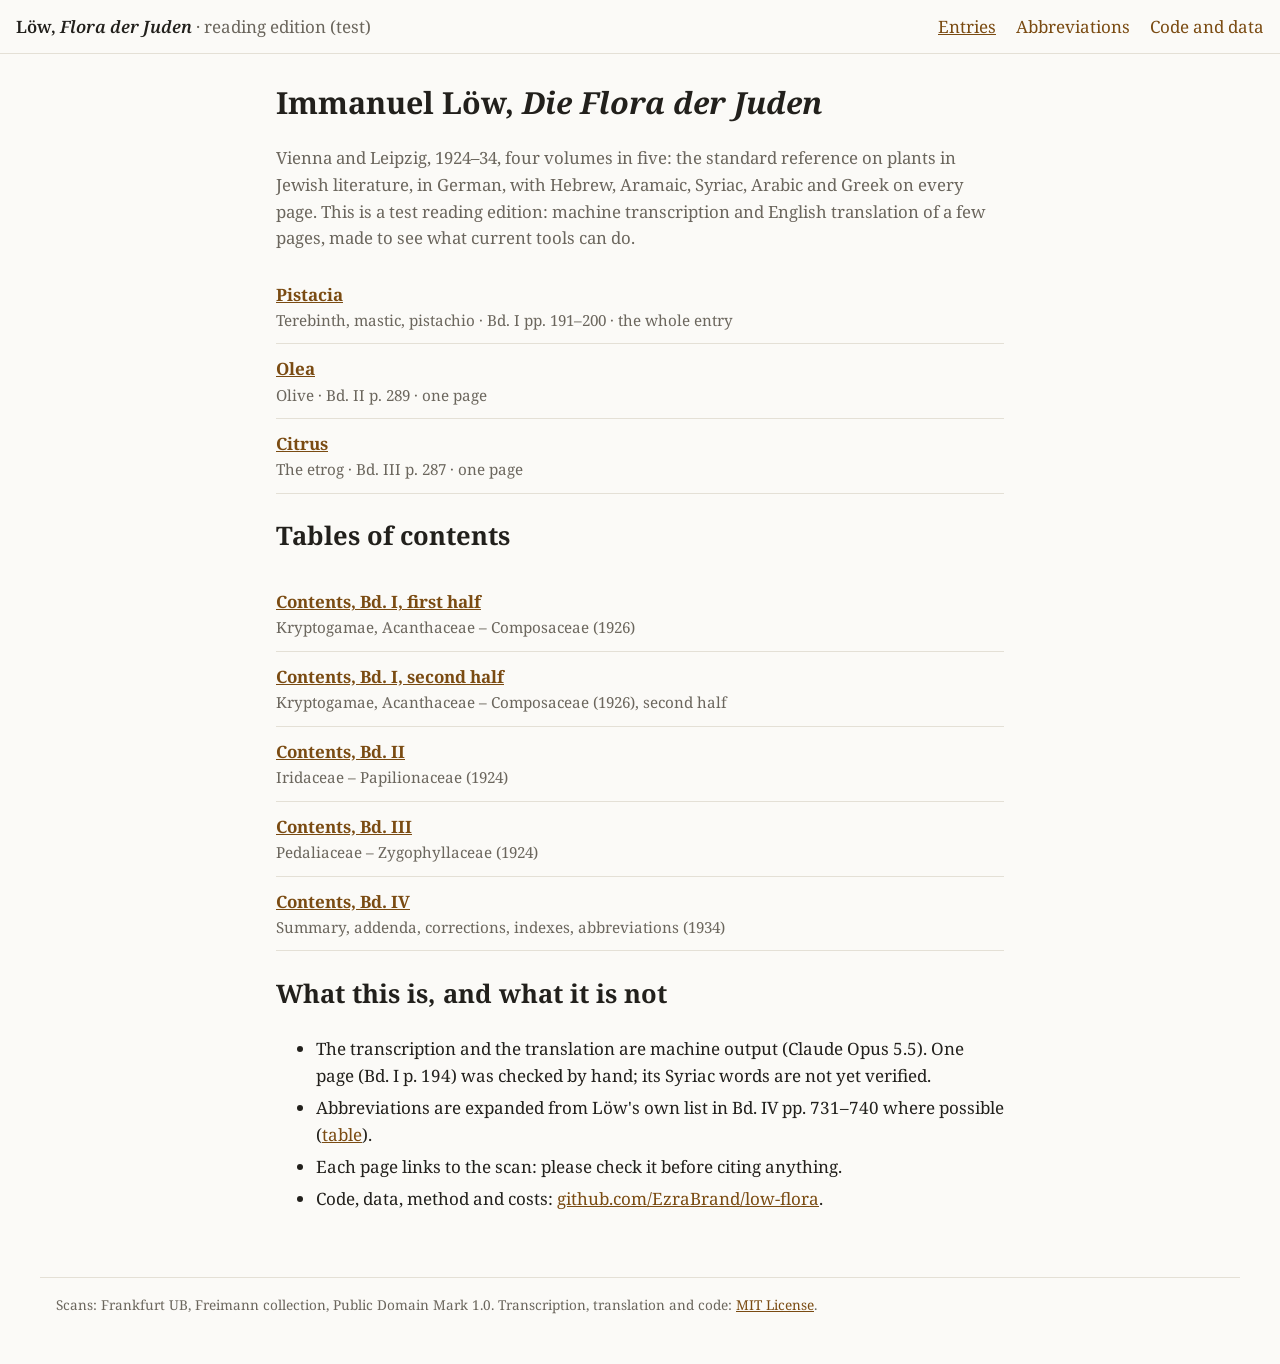
<file: docs/index.html>
<!doctype html>
<html lang="en">
<head>
<meta charset="utf-8">
<meta name="viewport" content="width=device-width, initial-scale=1">
<title>Löw, Flora der Juden · reading edition</title>
<meta name="description" content="Machine transcription and English translation of pages of Immanuel Löw, Die Flora der Juden">
<link rel="preconnect" href="https://fonts.googleapis.com">
<link rel="preconnect" href="https://fonts.gstatic.com" crossorigin>
<link rel="stylesheet" href="https://fonts.googleapis.com/css2?family=Noto+Serif:ital,wght@0,400;0,600;1,400&family=Noto+Serif+Hebrew&family=Noto+Sans+Syriac&family=Noto+Naskh+Arabic&display=swap">
<link rel="stylesheet" href="style.css">
</head>
<body>
<header class="site"><a class="brand" href="index.html">Löw, <i>Flora der Juden</i> <span>· reading edition (test)</span></a><nav><a href="index.html" aria-current=page>Entries</a> <a href="abbreviations.html">Abbreviations</a> <a href="https://github.com/EzraBrand/low-flora">Code and data</a></nav></header>
<main class="index">
<h1>Immanuel Löw, <i>Die Flora der Juden</i></h1>
<p class="lede">Vienna and Leipzig, 1924–34, four volumes in five: the standard reference on plants in
Jewish literature, in German, with Hebrew, Aramaic, Syriac, Arabic and Greek on every page.
This is a test reading edition: machine transcription and English translation of a few
pages, made to see what current tools can do.</p>
<ul class="docs"><li><a href="pistacia.html"><strong>Pistacia</strong></a><span>Terebinth, mastic, pistachio · Bd. I pp. 191–200 · the whole entry</span></li><li><a href="olea-II-289.html"><strong>Olea</strong></a><span>Olive · Bd. II p. 289 · one page</span></li><li><a href="citrus-III-287.html"><strong>Citrus</strong></a><span>The etrog · Bd. III p. 287 · one page</span></li></ul><h2>Tables of contents</h2><ul class="docs"><li><a href="contents-I-1.html"><strong>Contents, Bd. I, first half</strong></a><span>Kryptogamae, Acanthaceae – Composaceae (1926)</span></li><li><a href="contents-I-2.html"><strong>Contents, Bd. I, second half</strong></a><span>Kryptogamae, Acanthaceae – Composaceae (1926), second half</span></li><li><a href="contents-II.html"><strong>Contents, Bd. II</strong></a><span>Iridaceae – Papilionaceae (1924)</span></li><li><a href="contents-III.html"><strong>Contents, Bd. III</strong></a><span>Pedaliaceae – Zygophyllaceae (1924)</span></li><li><a href="contents-IV.html"><strong>Contents, Bd. IV</strong></a><span>Summary, addenda, corrections, indexes, abbreviations (1934)</span></li></ul>
<h2>What this is, and what it is not</h2>
<ul class="plain">
<li>The transcription and the translation are machine output (Claude Opus 5.5). One page (Bd. I p. 194)
was checked by hand; its Syriac words are not yet verified.</li>
<li>Abbreviations are expanded from Löw's own list in Bd. IV pp. 731–740 where possible
(<a href="abbreviations.html">table</a>).</li>
<li>Each page links to the scan: please check it before citing anything.</li>
<li>Code, data, method and costs: <a href="https://github.com/EzraBrand/low-flora">github.com/EzraBrand/low-flora</a>.</li>
</ul>
</main>
<footer>Scans: Frankfurt UB, Freimann collection, Public Domain Mark 1.0. Transcription, translation and code: <a href="https://github.com/EzraBrand/low-flora/blob/main/LICENSE">MIT License</a>.</footer>
<script src="app.js"></script>
</body>
</html>
</file>
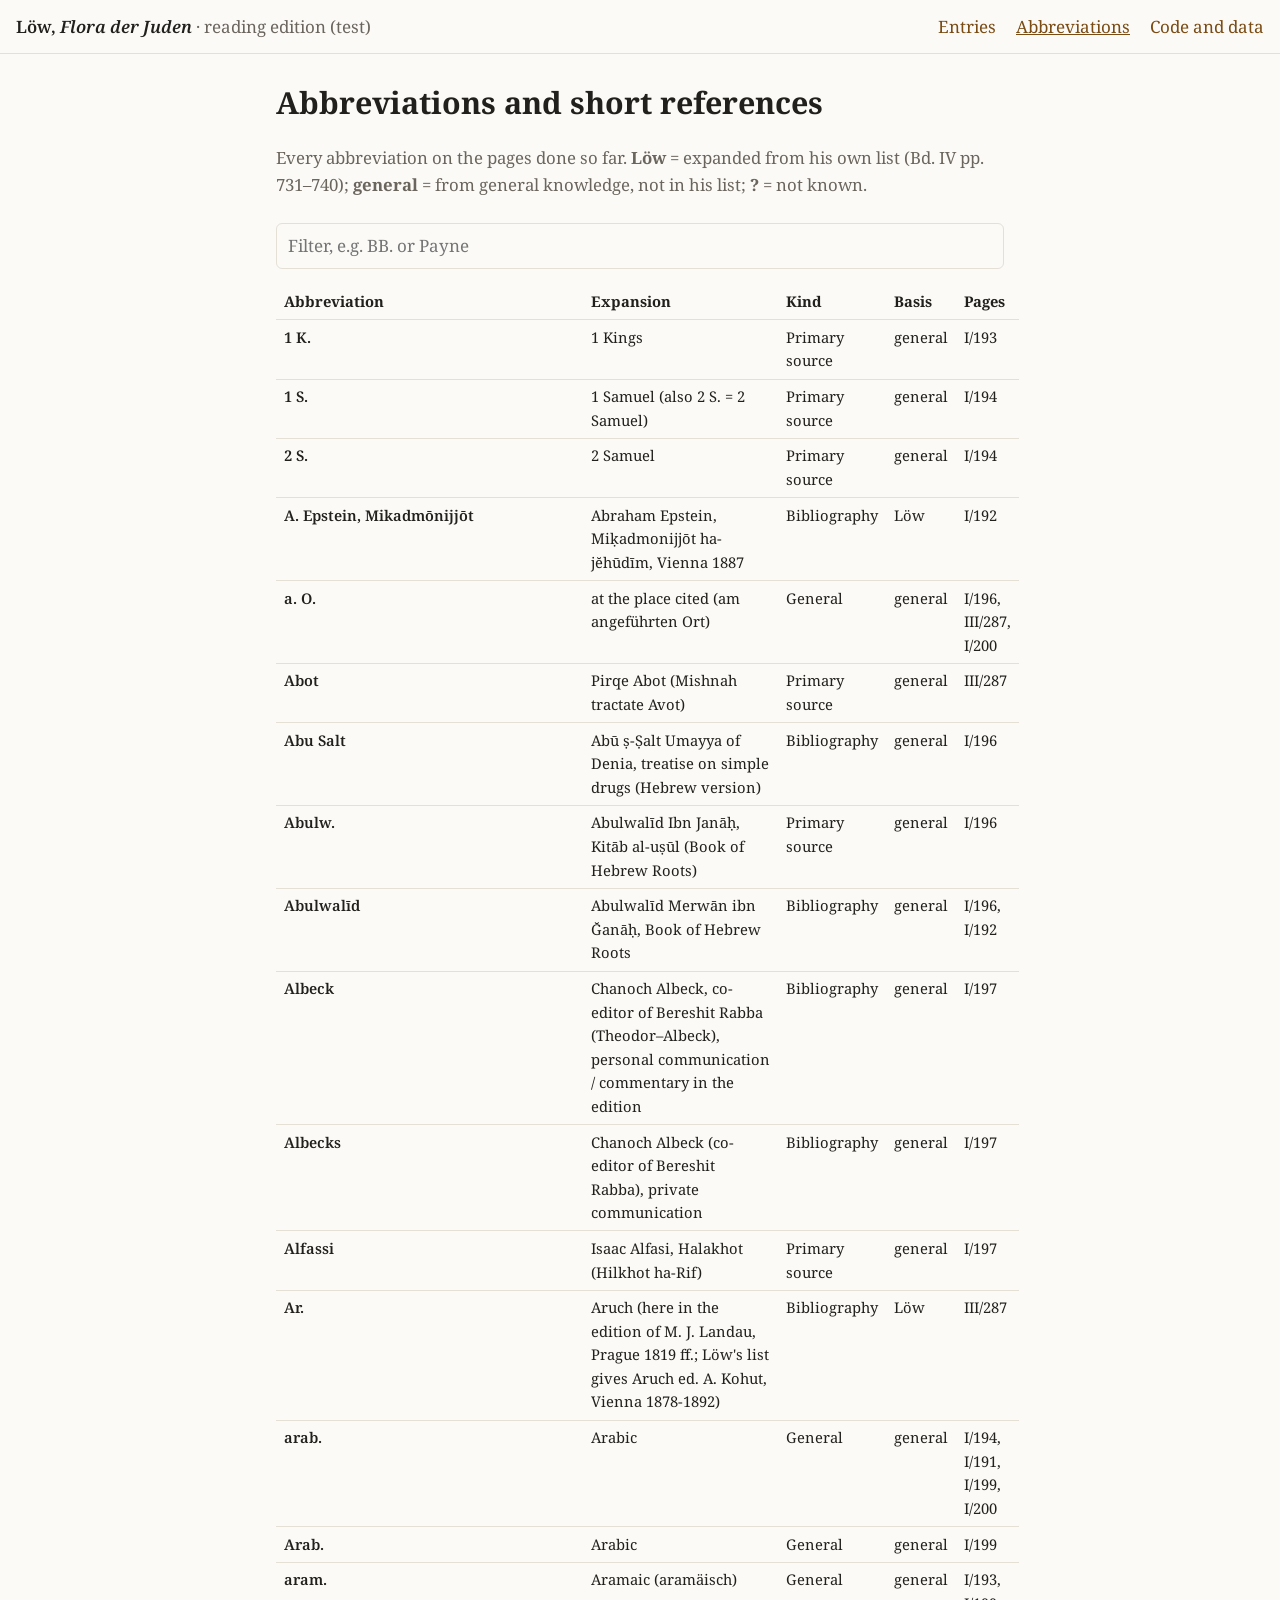
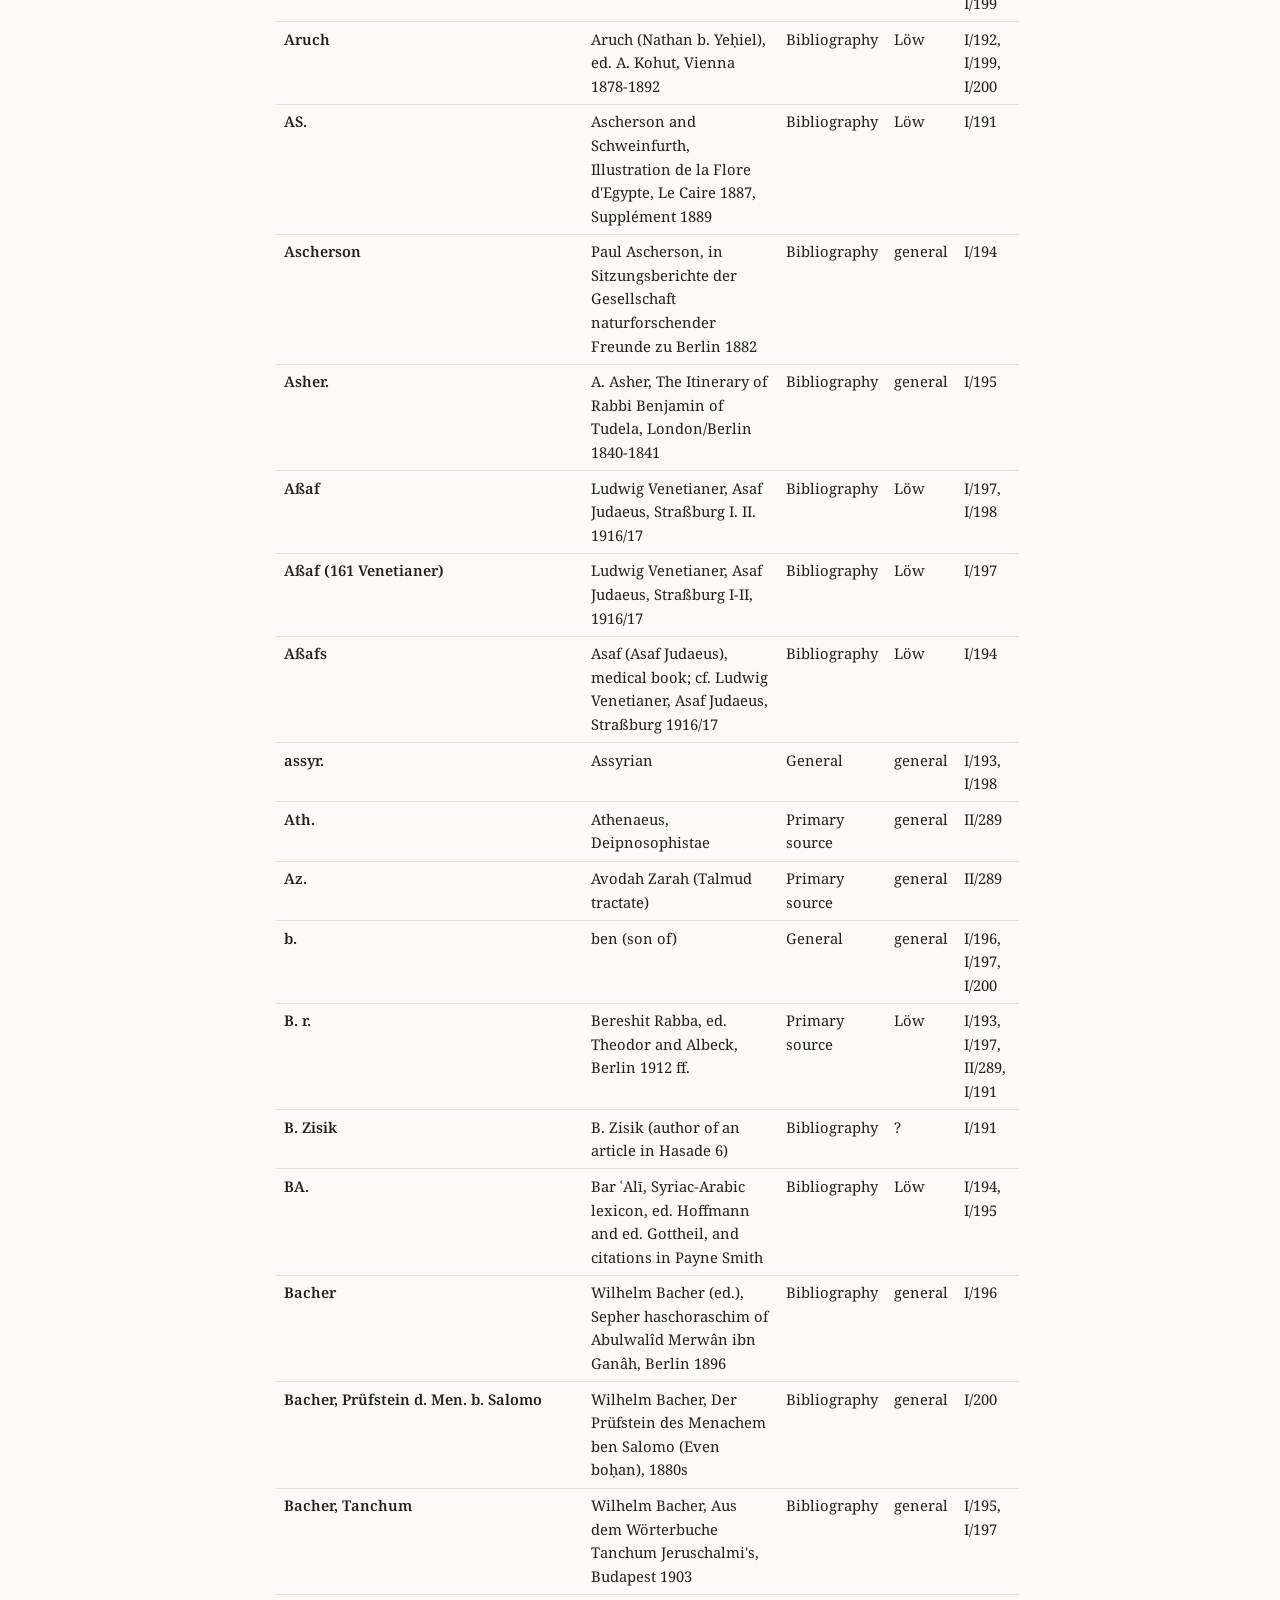
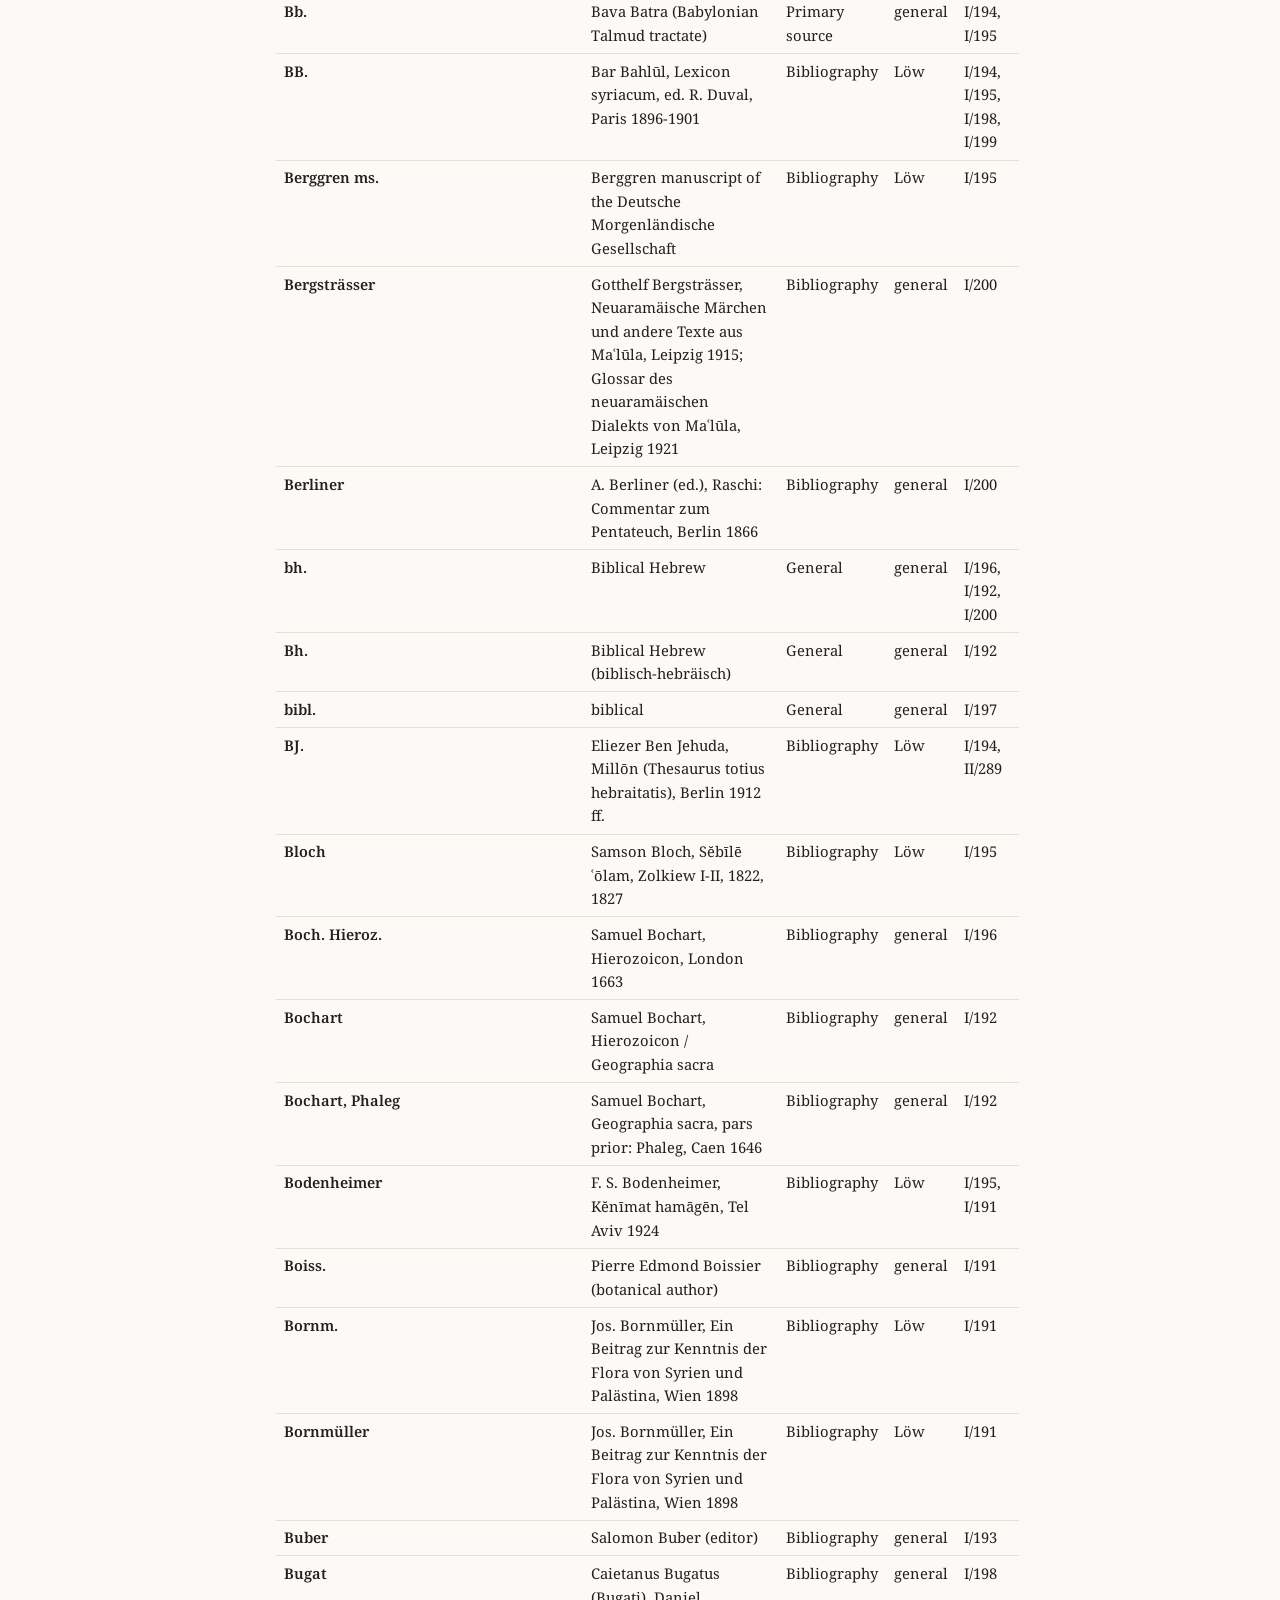
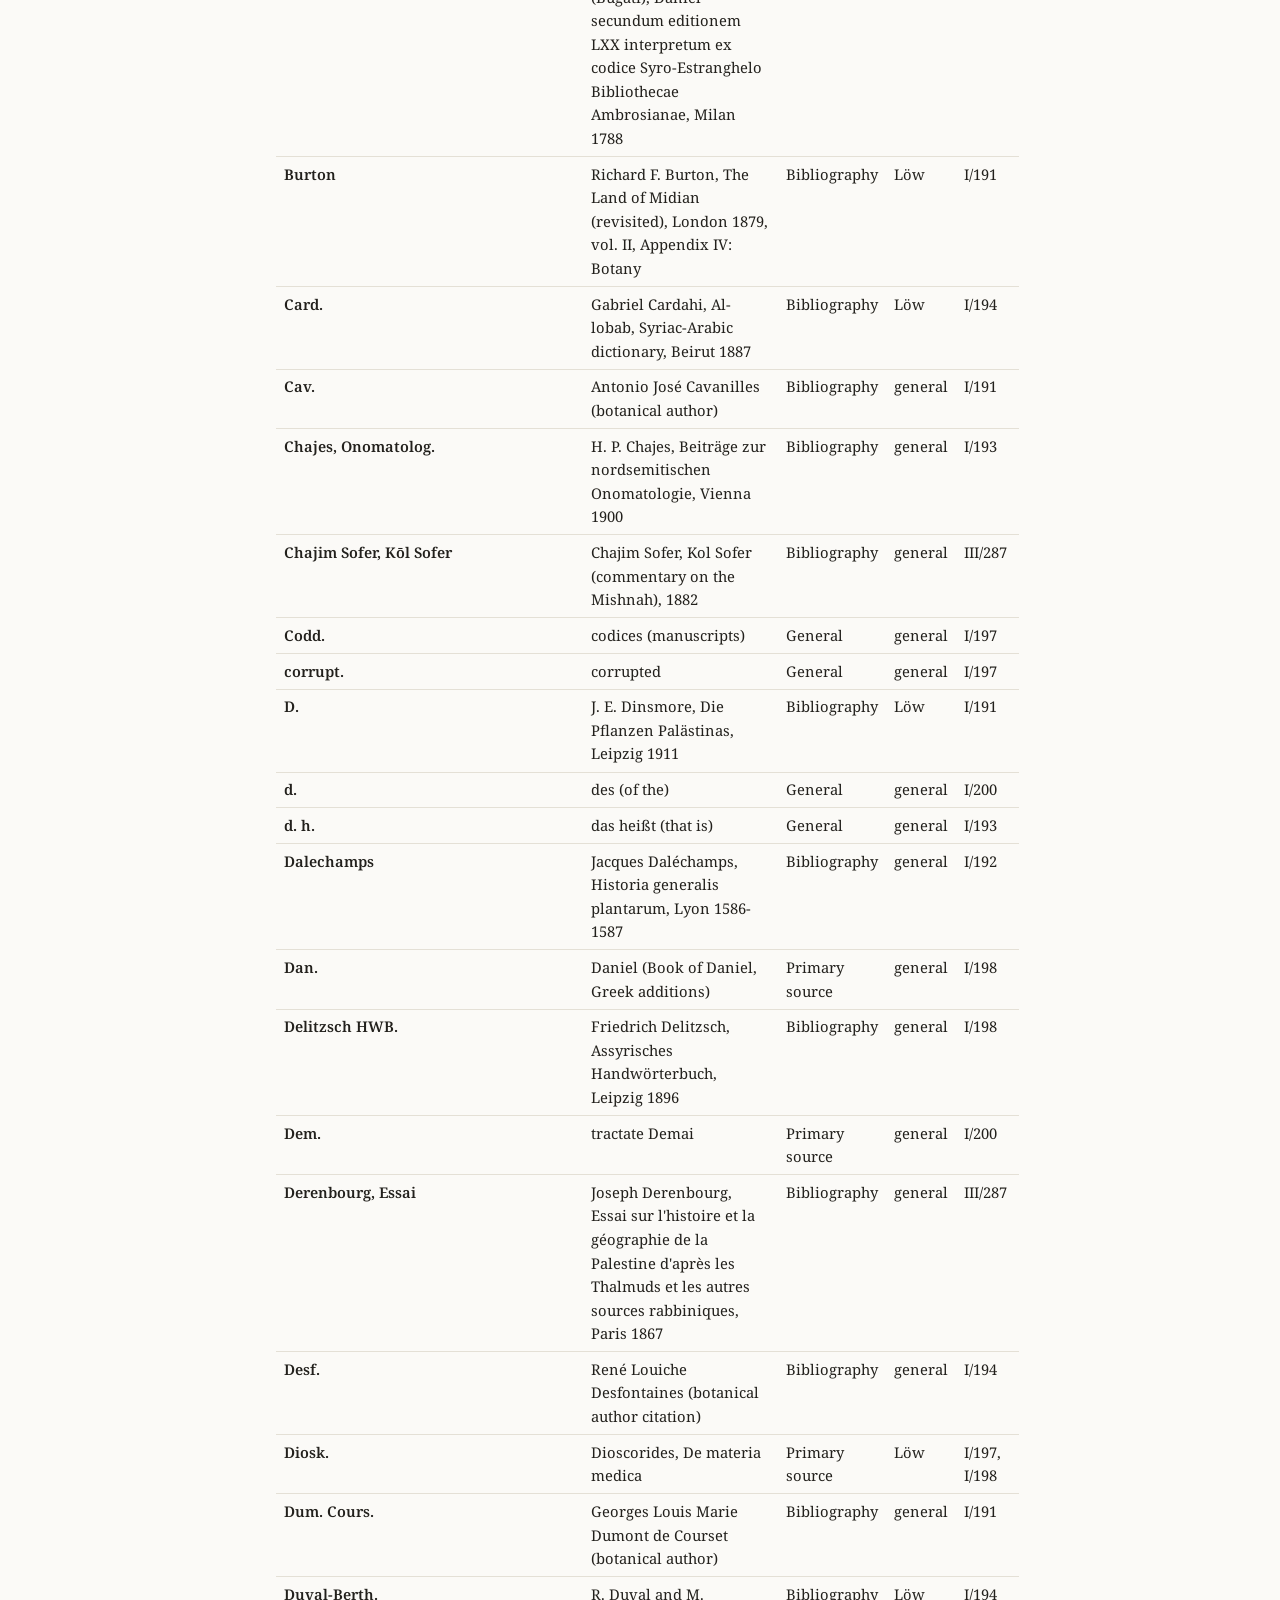
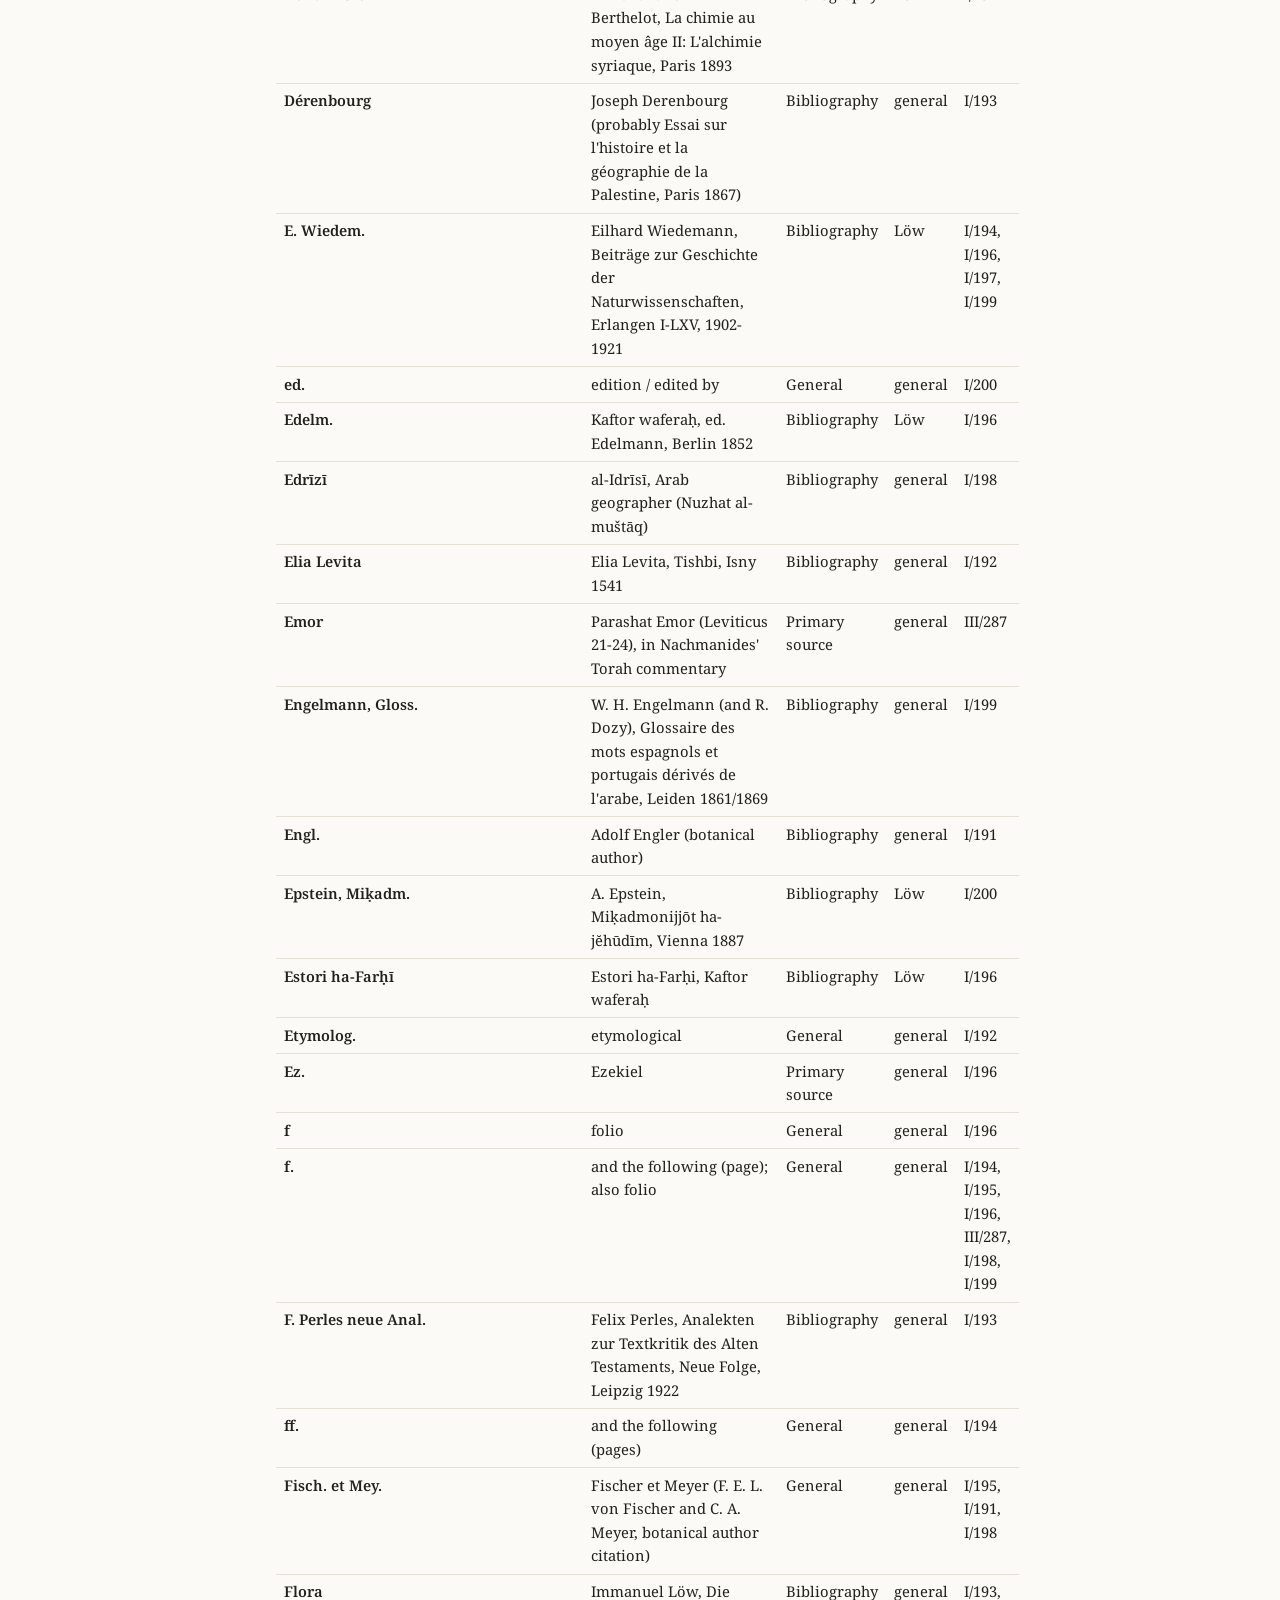
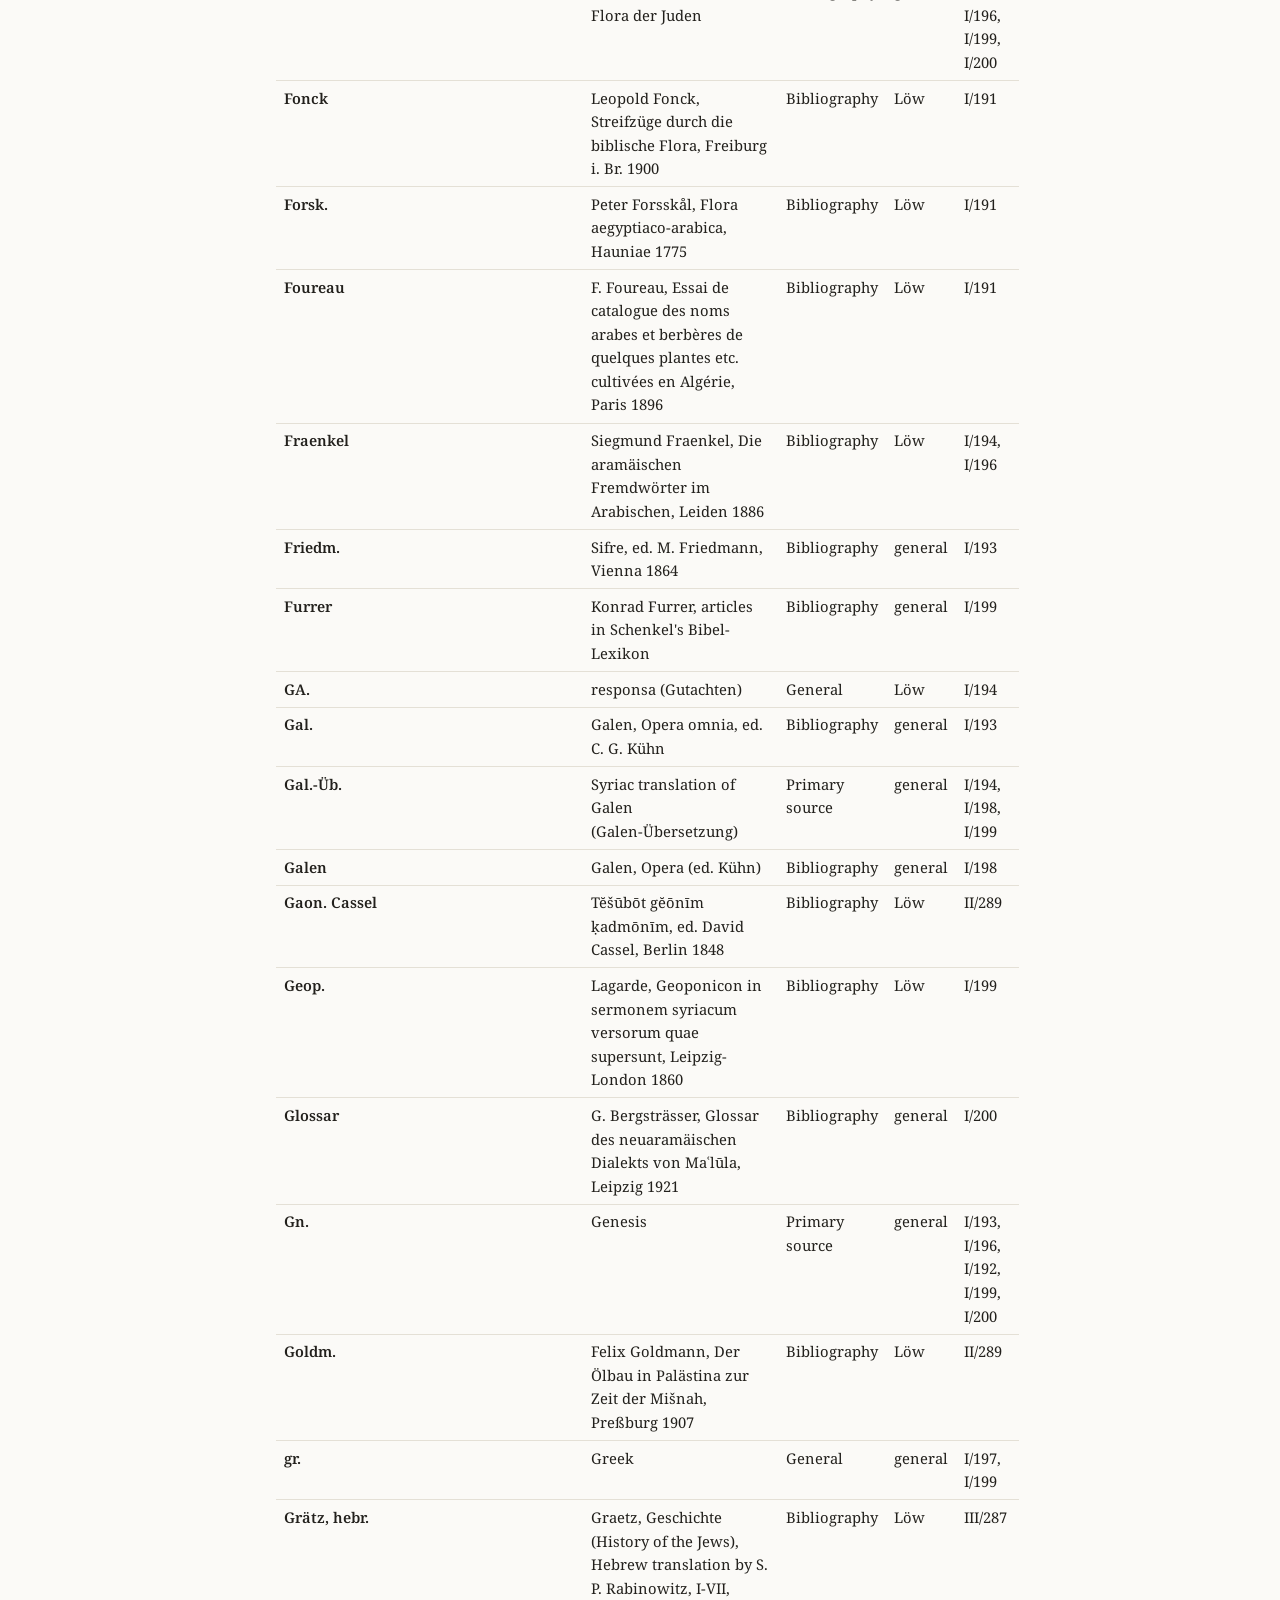
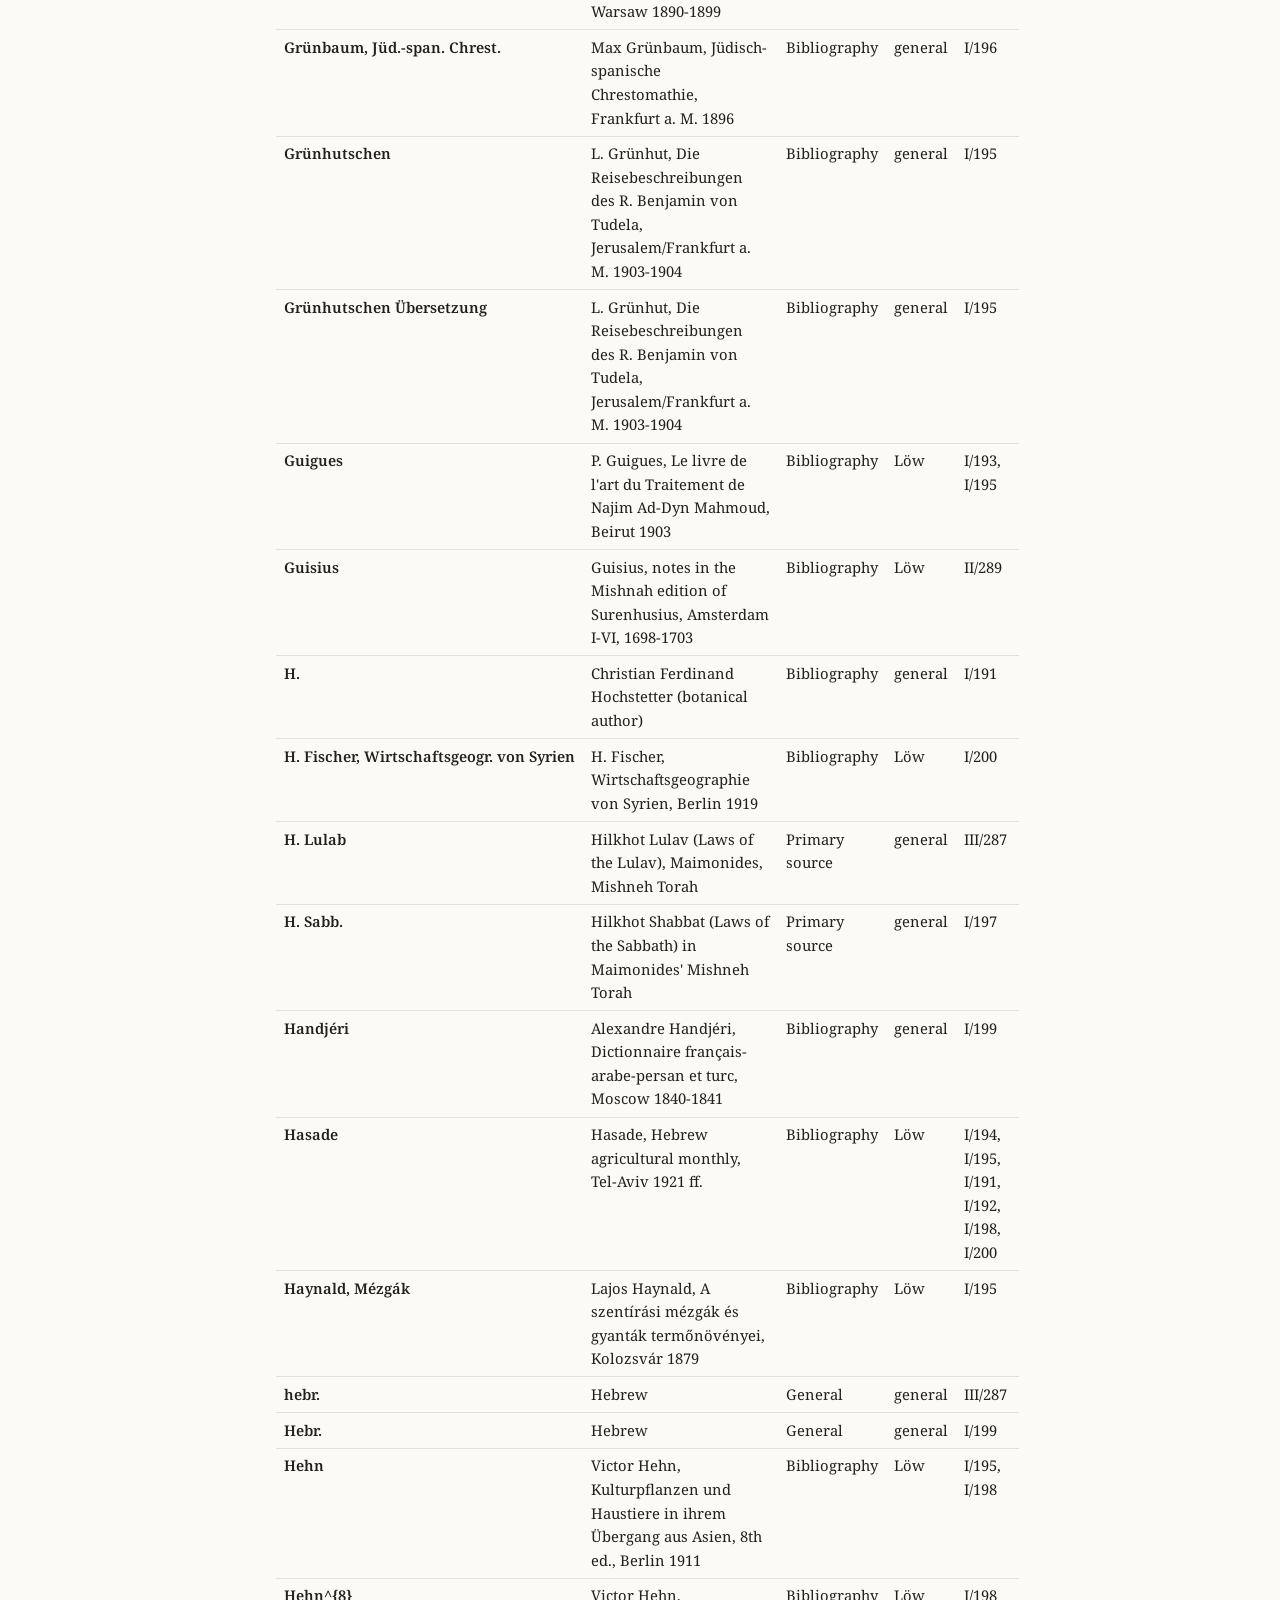
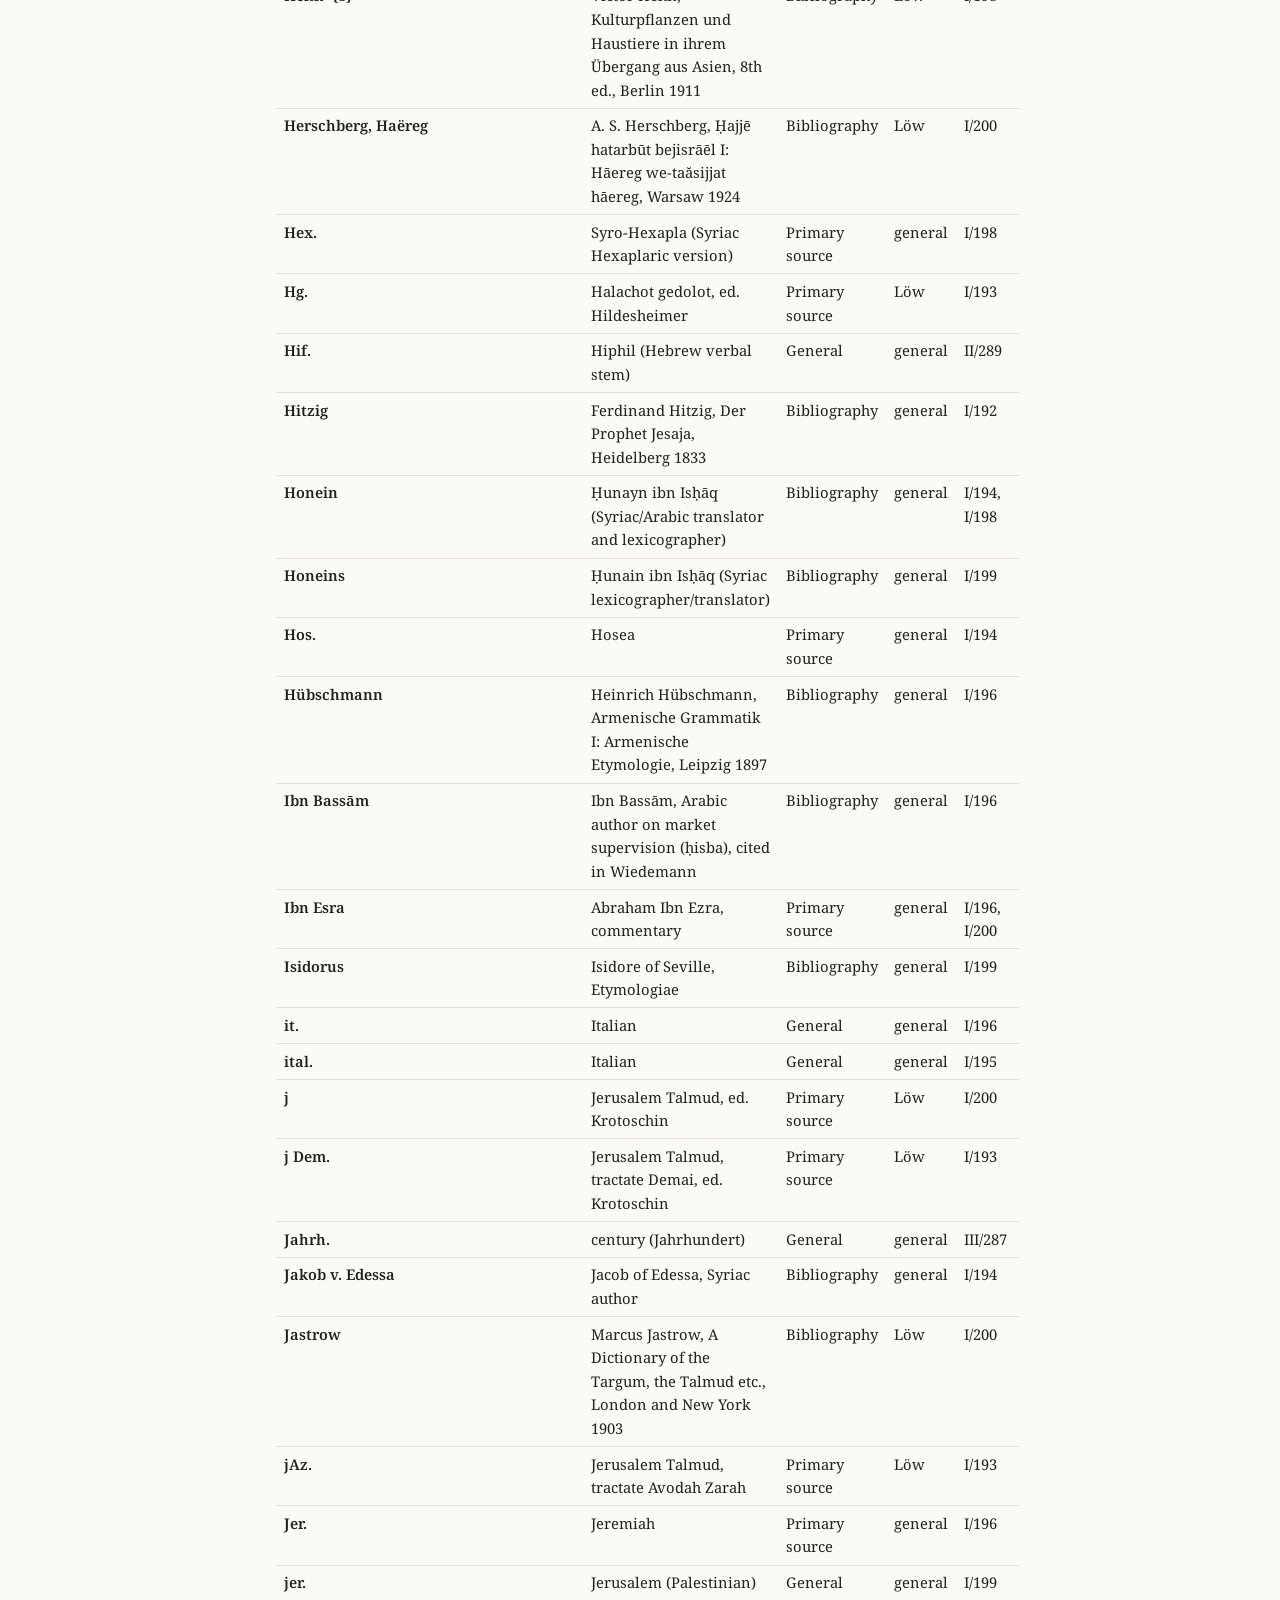
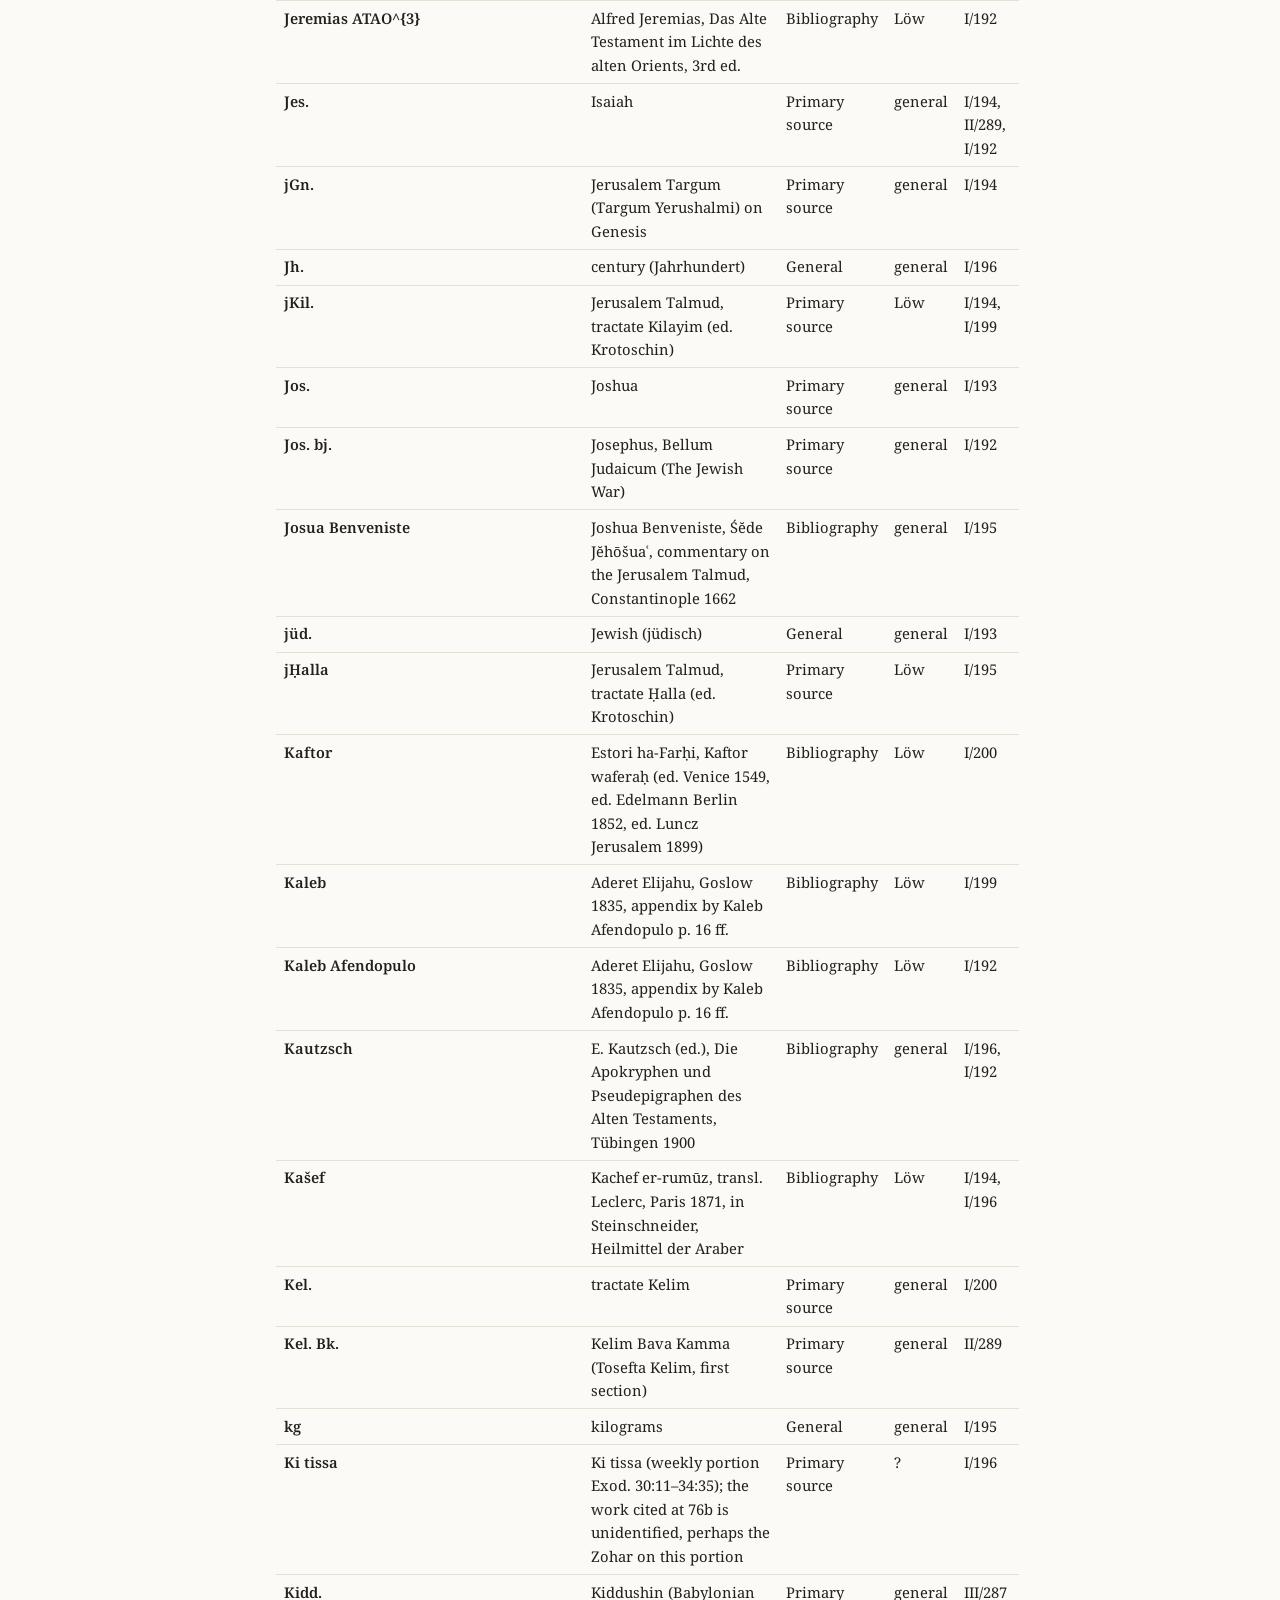
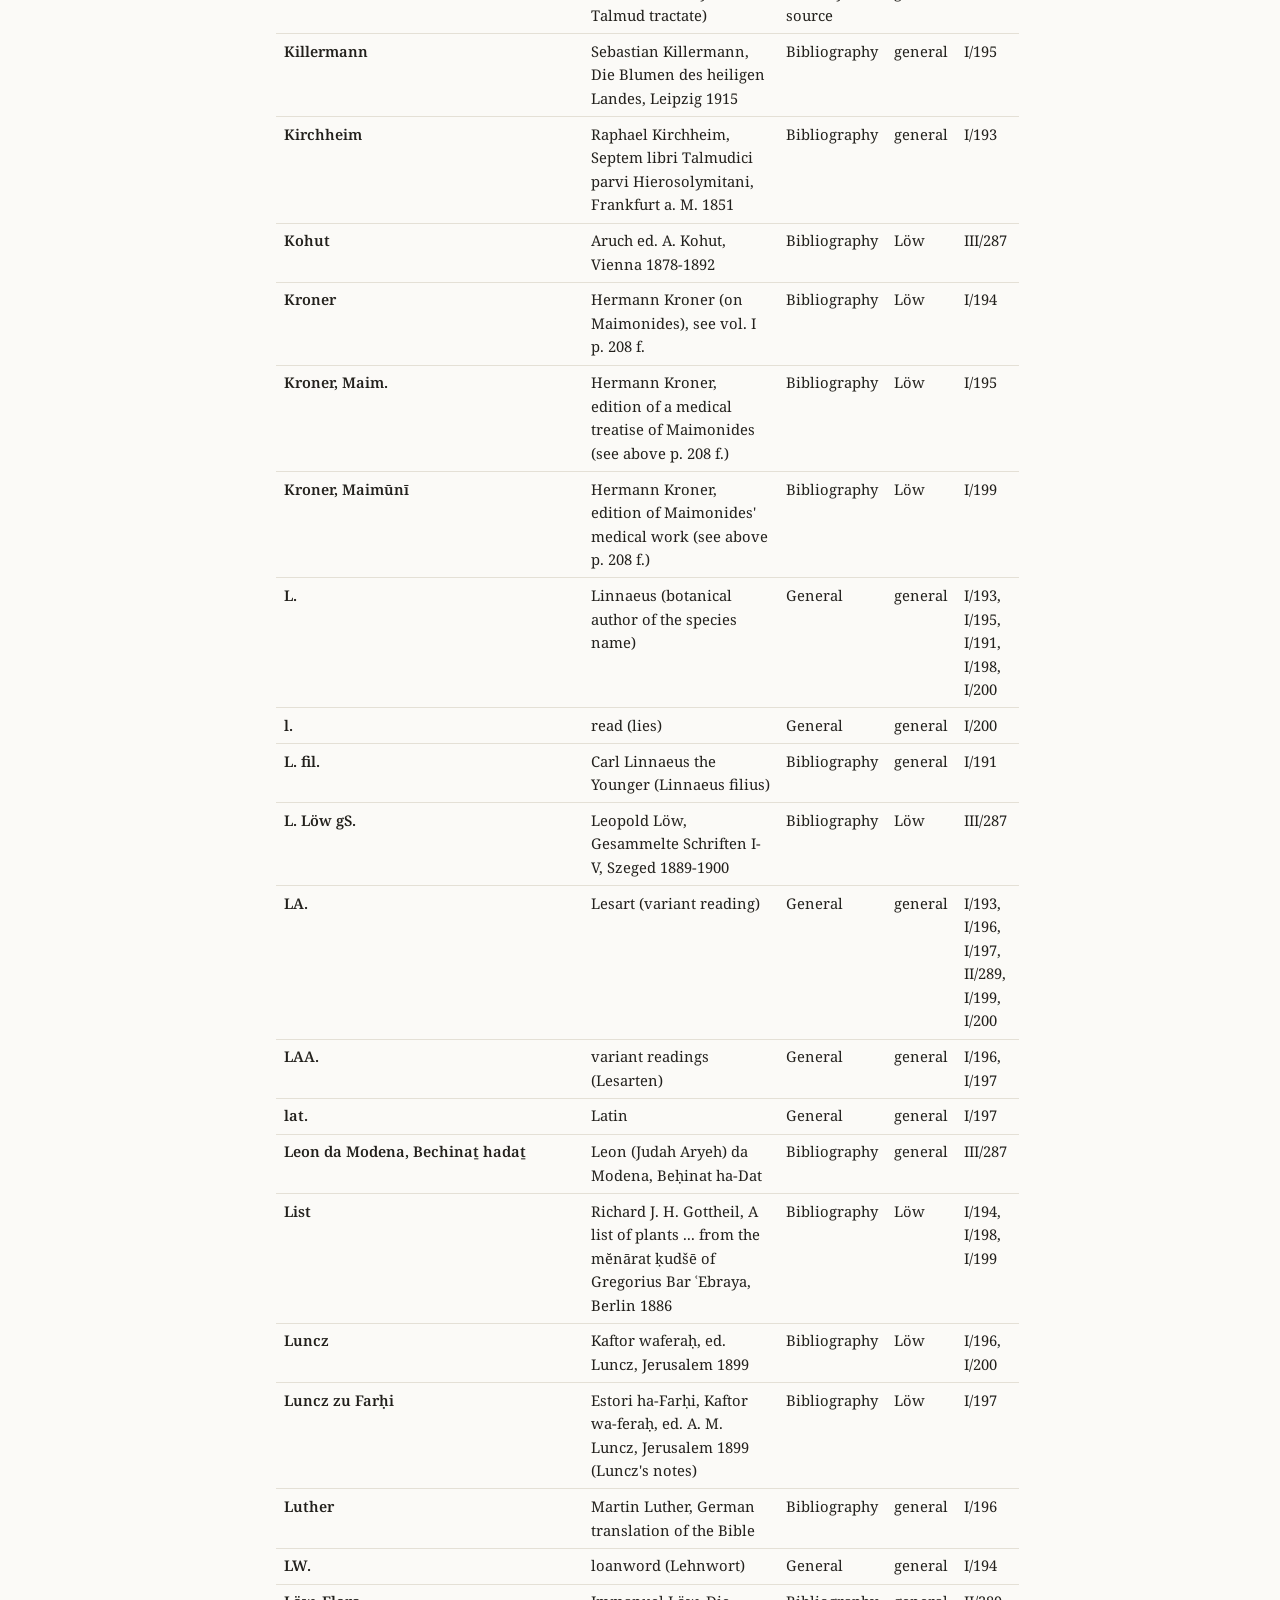
<file: docs/abbreviations.html>
<!doctype html>
<html lang="en">
<head>
<meta charset="utf-8">
<meta name="viewport" content="width=device-width, initial-scale=1">
<title>Abbreviations · Löw, Flora der Juden</title>
<meta name="description" content="">
<link rel="preconnect" href="https://fonts.googleapis.com">
<link rel="preconnect" href="https://fonts.gstatic.com" crossorigin>
<link rel="stylesheet" href="https://fonts.googleapis.com/css2?family=Noto+Serif:ital,wght@0,400;0,600;1,400&family=Noto+Serif+Hebrew&family=Noto+Sans+Syriac&family=Noto+Naskh+Arabic&display=swap">
<link rel="stylesheet" href="style.css">
</head>
<body>
<header class="site"><a class="brand" href="index.html">Löw, <i>Flora der Juden</i> <span>· reading edition (test)</span></a><nav><a href="index.html">Entries</a> <a href="abbreviations.html" aria-current=page>Abbreviations</a> <a href="https://github.com/EzraBrand/low-flora">Code and data</a></nav></header>
<main class="index">
<h1>Abbreviations and short references</h1>
<p class="lede">Every abbreviation on the pages done so far. <b>Löw</b> = expanded from his own list (Bd. IV
pp. 731–740); <b>general</b> = from general knowledge, not in his list; <b>?</b> = not known.</p>
<input id="filter" type="search" placeholder="Filter, e.g. BB. or Payne" aria-label="Filter">
<table class="abbr"><thead><tr><th>Abbreviation</th><th>Expansion</th><th>Kind</th><th>Basis</th><th>Pages</th></tr></thead>
<tbody><tr><td>1 K.</td><td>1 Kings</td><td>Primary source</td><td>general</td><td>I/193</td></tr><tr><td>1 S.</td><td>1 Samuel (also 2 S. = 2 Samuel)</td><td>Primary source</td><td>general</td><td>I/194</td></tr><tr><td>2 S.</td><td>2 Samuel</td><td>Primary source</td><td>general</td><td>I/194</td></tr><tr><td>A. Epstein, Mikadmōnijjōt</td><td>Abraham Epstein, Miḳadmonijjōt ha-jĕhūdīm, Vienna 1887</td><td>Bibliography</td><td>Löw</td><td>I/192</td></tr><tr><td>a. O.</td><td>at the place cited (am angeführten Ort)</td><td>General</td><td>general</td><td>I/196, III/287, I/200</td></tr><tr><td>Abot</td><td>Pirqe Abot (Mishnah tractate Avot)</td><td>Primary source</td><td>general</td><td>III/287</td></tr><tr><td>Abu Salt</td><td>Abū ṣ-Ṣalt Umayya of Denia, treatise on simple drugs (Hebrew version)</td><td>Bibliography</td><td>general</td><td>I/196</td></tr><tr><td>Abulw.</td><td>Abulwalīd Ibn Janāḥ, Kitāb al-uṣūl (Book of Hebrew Roots)</td><td>Primary source</td><td>general</td><td>I/196</td></tr><tr><td>Abulwalīd</td><td>Abulwalīd Merwān ibn Ğanāḥ, Book of Hebrew Roots</td><td>Bibliography</td><td>general</td><td>I/196, I/192</td></tr><tr><td>Albeck</td><td>Chanoch Albeck, co-editor of Bereshit Rabba (Theodor–Albeck), personal communication / commentary in the edition</td><td>Bibliography</td><td>general</td><td>I/197</td></tr><tr><td>Albecks</td><td>Chanoch Albeck (co-editor of Bereshit Rabba), private communication</td><td>Bibliography</td><td>general</td><td>I/197</td></tr><tr><td>Alfassi</td><td>Isaac Alfasi, Halakhot (Hilkhot ha-Rif)</td><td>Primary source</td><td>general</td><td>I/197</td></tr><tr><td>Ar.</td><td>Aruch (here in the edition of M. J. Landau, Prague 1819 ff.; Löw&#x27;s list gives Aruch ed. A. Kohut, Vienna 1878-1892)</td><td>Bibliography</td><td>Löw</td><td>III/287</td></tr><tr><td>arab.</td><td>Arabic</td><td>General</td><td>general</td><td>I/194, I/191, I/199, I/200</td></tr><tr><td>Arab.</td><td>Arabic</td><td>General</td><td>general</td><td>I/199</td></tr><tr><td>aram.</td><td>Aramaic (aramäisch)</td><td>General</td><td>general</td><td>I/193, I/199</td></tr><tr><td>Aruch</td><td>Aruch (Nathan b. Yeḥiel), ed. A. Kohut, Vienna 1878-1892</td><td>Bibliography</td><td>Löw</td><td>I/192, I/199, I/200</td></tr><tr><td>AS.</td><td>Ascherson and Schweinfurth, Illustration de la Flore d&#x27;Egypte, Le Caire 1887, Supplément 1889</td><td>Bibliography</td><td>Löw</td><td>I/191</td></tr><tr><td>Ascherson</td><td>Paul Ascherson, in Sitzungsberichte der Gesellschaft naturforschender Freunde zu Berlin 1882</td><td>Bibliography</td><td>general</td><td>I/194</td></tr><tr><td>Asher.</td><td>A. Asher, The Itinerary of Rabbi Benjamin of Tudela, London/Berlin 1840-1841</td><td>Bibliography</td><td>general</td><td>I/195</td></tr><tr><td>Aßaf</td><td>Ludwig Venetianer, Asaf Judaeus, Straßburg I. II. 1916/17</td><td>Bibliography</td><td>Löw</td><td>I/197, I/198</td></tr><tr><td>Aßaf (161 Venetianer)</td><td>Ludwig Venetianer, Asaf Judaeus, Straßburg I-II, 1916/17</td><td>Bibliography</td><td>Löw</td><td>I/197</td></tr><tr><td>Aßafs</td><td>Asaf (Asaf Judaeus), medical book; cf. Ludwig Venetianer, Asaf Judaeus, Straßburg 1916/17</td><td>Bibliography</td><td>Löw</td><td>I/194</td></tr><tr><td>assyr.</td><td>Assyrian</td><td>General</td><td>general</td><td>I/193, I/198</td></tr><tr><td>Ath.</td><td>Athenaeus, Deipnosophistae</td><td>Primary source</td><td>general</td><td>II/289</td></tr><tr><td>Az.</td><td>Avodah Zarah (Talmud tractate)</td><td>Primary source</td><td>general</td><td>II/289</td></tr><tr><td>b.</td><td>ben (son of)</td><td>General</td><td>general</td><td>I/196, I/197, I/200</td></tr><tr><td>B. r.</td><td>Bereshit Rabba, ed. Theodor and Albeck, Berlin 1912 ff.</td><td>Primary source</td><td>Löw</td><td>I/193, I/197, II/289, I/191</td></tr><tr><td>B. Zisik</td><td>B. Zisik (author of an article in Hasade 6)</td><td>Bibliography</td><td>?</td><td>I/191</td></tr><tr><td>BA.</td><td>Bar ʿAlī, Syriac-Arabic lexicon, ed. Hoffmann and ed. Gottheil, and citations in Payne Smith</td><td>Bibliography</td><td>Löw</td><td>I/194, I/195</td></tr><tr><td>Bacher</td><td>Wilhelm Bacher (ed.), Sepher haschoraschim of Abulwalîd Merwân ibn Ganâh, Berlin 1896</td><td>Bibliography</td><td>general</td><td>I/196</td></tr><tr><td>Bacher, Prüfstein d. Men. b. Salomo</td><td>Wilhelm Bacher, Der Prüfstein des Menachem ben Salomo (Even boḥan), 1880s</td><td>Bibliography</td><td>general</td><td>I/200</td></tr><tr><td>Bacher, Tanchum</td><td>Wilhelm Bacher, Aus dem Wörterbuche Tanchum Jeruschalmi&#x27;s, Budapest 1903</td><td>Bibliography</td><td>general</td><td>I/195, I/197</td></tr><tr><td>Bb.</td><td>Bava Batra (Babylonian Talmud tractate)</td><td>Primary source</td><td>general</td><td>I/194, I/195</td></tr><tr><td>BB.</td><td>Bar Bahlūl, Lexicon syriacum, ed. R. Duval, Paris 1896-1901</td><td>Bibliography</td><td>Löw</td><td>I/194, I/195, I/198, I/199</td></tr><tr><td>Berggren ms.</td><td>Berggren manuscript of the Deutsche Morgenländische Gesellschaft</td><td>Bibliography</td><td>Löw</td><td>I/195</td></tr><tr><td>Bergsträsser</td><td>Gotthelf Bergsträsser, Neuaramäische Märchen und andere Texte aus Maʿlūla, Leipzig 1915; Glossar des neuaramäischen Dialekts von Maʿlūla, Leipzig 1921</td><td>Bibliography</td><td>general</td><td>I/200</td></tr><tr><td>Berliner</td><td>A. Berliner (ed.), Raschi: Commentar zum Pentateuch, Berlin 1866</td><td>Bibliography</td><td>general</td><td>I/200</td></tr><tr><td>bh.</td><td>Biblical Hebrew</td><td>General</td><td>general</td><td>I/196, I/192, I/200</td></tr><tr><td>Bh.</td><td>Biblical Hebrew (biblisch-hebräisch)</td><td>General</td><td>general</td><td>I/192</td></tr><tr><td>bibl.</td><td>biblical</td><td>General</td><td>general</td><td>I/197</td></tr><tr><td>BJ.</td><td>Eliezer Ben Jehuda, Millōn (Thesaurus totius hebraitatis), Berlin 1912 ff.</td><td>Bibliography</td><td>Löw</td><td>I/194, II/289</td></tr><tr><td>Bloch</td><td>Samson Bloch, Sĕbīlē ʿōlam, Zolkiew I-II, 1822, 1827</td><td>Bibliography</td><td>Löw</td><td>I/195</td></tr><tr><td>Boch. Hieroz.</td><td>Samuel Bochart, Hierozoicon, London 1663</td><td>Bibliography</td><td>general</td><td>I/196</td></tr><tr><td>Bochart</td><td>Samuel Bochart, Hierozoicon / Geographia sacra</td><td>Bibliography</td><td>general</td><td>I/192</td></tr><tr><td>Bochart, Phaleg</td><td>Samuel Bochart, Geographia sacra, pars prior: Phaleg, Caen 1646</td><td>Bibliography</td><td>general</td><td>I/192</td></tr><tr><td>Bodenheimer</td><td>F. S. Bodenheimer, Kĕnīmat hamāgēn, Tel Aviv 1924</td><td>Bibliography</td><td>Löw</td><td>I/195, I/191</td></tr><tr><td>Boiss.</td><td>Pierre Edmond Boissier (botanical author)</td><td>Bibliography</td><td>general</td><td>I/191</td></tr><tr><td>Bornm.</td><td>Jos. Bornmüller, Ein Beitrag zur Kenntnis der Flora von Syrien und Palästina, Wien 1898</td><td>Bibliography</td><td>Löw</td><td>I/191</td></tr><tr><td>Bornmüller</td><td>Jos. Bornmüller, Ein Beitrag zur Kenntnis der Flora von Syrien und Palästina, Wien 1898</td><td>Bibliography</td><td>Löw</td><td>I/191</td></tr><tr><td>Buber</td><td>Salomon Buber (editor)</td><td>Bibliography</td><td>general</td><td>I/193</td></tr><tr><td>Bugat</td><td>Caietanus Bugatus (Bugati), Daniel secundum editionem LXX interpretum ex codice Syro-Estranghelo Bibliothecae Ambrosianae, Milan 1788</td><td>Bibliography</td><td>general</td><td>I/198</td></tr><tr><td>Burton</td><td>Richard F. Burton, The Land of Midian (revisited), London 1879, vol. II, Appendix IV: Botany</td><td>Bibliography</td><td>Löw</td><td>I/191</td></tr><tr><td>Card.</td><td>Gabriel Cardahi, Al-lobab, Syriac-Arabic dictionary, Beirut 1887</td><td>Bibliography</td><td>Löw</td><td>I/194</td></tr><tr><td>Cav.</td><td>Antonio José Cavanilles (botanical author)</td><td>Bibliography</td><td>general</td><td>I/191</td></tr><tr><td>Chajes, Onomatolog.</td><td>H. P. Chajes, Beiträge zur nordsemitischen Onomatologie, Vienna 1900</td><td>Bibliography</td><td>general</td><td>I/193</td></tr><tr><td>Chajim Sofer, Kōl Sofer</td><td>Chajim Sofer, Kol Sofer (commentary on the Mishnah), 1882</td><td>Bibliography</td><td>general</td><td>III/287</td></tr><tr><td>Codd.</td><td>codices (manuscripts)</td><td>General</td><td>general</td><td>I/197</td></tr><tr><td>corrupt.</td><td>corrupted</td><td>General</td><td>general</td><td>I/197</td></tr><tr><td>D.</td><td>J. E. Dinsmore, Die Pflanzen Palästinas, Leipzig 1911</td><td>Bibliography</td><td>Löw</td><td>I/191</td></tr><tr><td>d.</td><td>des (of the)</td><td>General</td><td>general</td><td>I/200</td></tr><tr><td>d. h.</td><td>das heißt (that is)</td><td>General</td><td>general</td><td>I/193</td></tr><tr><td>Dalechamps</td><td>Jacques Daléchamps, Historia generalis plantarum, Lyon 1586-1587</td><td>Bibliography</td><td>general</td><td>I/192</td></tr><tr><td>Dan.</td><td>Daniel (Book of Daniel, Greek additions)</td><td>Primary source</td><td>general</td><td>I/198</td></tr><tr><td>Delitzsch HWB.</td><td>Friedrich Delitzsch, Assyrisches Handwörterbuch, Leipzig 1896</td><td>Bibliography</td><td>general</td><td>I/198</td></tr><tr><td>Dem.</td><td>tractate Demai</td><td>Primary source</td><td>general</td><td>I/200</td></tr><tr><td>Derenbourg, Essai</td><td>Joseph Derenbourg, Essai sur l&#x27;histoire et la géographie de la Palestine d&#x27;après les Thalmuds et les autres sources rabbiniques, Paris 1867</td><td>Bibliography</td><td>general</td><td>III/287</td></tr><tr><td>Desf.</td><td>René Louiche Desfontaines (botanical author citation)</td><td>Bibliography</td><td>general</td><td>I/194</td></tr><tr><td>Diosk.</td><td>Dioscorides, De materia medica</td><td>Primary source</td><td>Löw</td><td>I/197, I/198</td></tr><tr><td>Dum. Cours.</td><td>Georges Louis Marie Dumont de Courset (botanical author)</td><td>Bibliography</td><td>general</td><td>I/191</td></tr><tr><td>Duval-Berth.</td><td>R. Duval and M. Berthelot, La chimie au moyen âge II: L&#x27;alchimie syriaque, Paris 1893</td><td>Bibliography</td><td>Löw</td><td>I/194</td></tr><tr><td>Dérenbourg</td><td>Joseph Derenbourg (probably Essai sur l&#x27;histoire et la géographie de la Palestine, Paris 1867)</td><td>Bibliography</td><td>general</td><td>I/193</td></tr><tr><td>E. Wiedem.</td><td>Eilhard Wiedemann, Beiträge zur Geschichte der Naturwissenschaften, Erlangen I-LXV, 1902-1921</td><td>Bibliography</td><td>Löw</td><td>I/194, I/196, I/197, I/199</td></tr><tr><td>ed.</td><td>edition / edited by</td><td>General</td><td>general</td><td>I/200</td></tr><tr><td>Edelm.</td><td>Kaftor waferaḥ, ed. Edelmann, Berlin 1852</td><td>Bibliography</td><td>Löw</td><td>I/196</td></tr><tr><td>Edrīzī</td><td>al-Idrīsī, Arab geographer (Nuzhat al-muštāq)</td><td>Bibliography</td><td>general</td><td>I/198</td></tr><tr><td>Elia Levita</td><td>Elia Levita, Tishbi, Isny 1541</td><td>Bibliography</td><td>general</td><td>I/192</td></tr><tr><td>Emor</td><td>Parashat Emor (Leviticus 21-24), in Nachmanides&#x27; Torah commentary</td><td>Primary source</td><td>general</td><td>III/287</td></tr><tr><td>Engelmann, Gloss.</td><td>W. H. Engelmann (and R. Dozy), Glossaire des mots espagnols et portugais dérivés de l&#x27;arabe, Leiden 1861/1869</td><td>Bibliography</td><td>general</td><td>I/199</td></tr><tr><td>Engl.</td><td>Adolf Engler (botanical author)</td><td>Bibliography</td><td>general</td><td>I/191</td></tr><tr><td>Epstein, Miḳadm.</td><td>A. Epstein, Miḳadmonijjōt ha-jĕhūdīm, Vienna 1887</td><td>Bibliography</td><td>Löw</td><td>I/200</td></tr><tr><td>Estori ha-Farḥī</td><td>Estori ha-Farḥi, Kaftor waferaḥ</td><td>Bibliography</td><td>Löw</td><td>I/196</td></tr><tr><td>Etymolog.</td><td>etymological</td><td>General</td><td>general</td><td>I/192</td></tr><tr><td>Ez.</td><td>Ezekiel</td><td>Primary source</td><td>general</td><td>I/196</td></tr><tr><td>f</td><td>folio</td><td>General</td><td>general</td><td>I/196</td></tr><tr><td>f.</td><td>and the following (page); also folio</td><td>General</td><td>general</td><td>I/194, I/195, I/196, III/287, I/198, I/199</td></tr><tr><td>F. Perles neue Anal.</td><td>Felix Perles, Analekten zur Textkritik des Alten Testaments, Neue Folge, Leipzig 1922</td><td>Bibliography</td><td>general</td><td>I/193</td></tr><tr><td>ff.</td><td>and the following (pages)</td><td>General</td><td>general</td><td>I/194</td></tr><tr><td>Fisch. et Mey.</td><td>Fischer et Meyer (F. E. L. von Fischer and C. A. Meyer, botanical author citation)</td><td>General</td><td>general</td><td>I/195, I/191, I/198</td></tr><tr><td>Flora</td><td>Immanuel Löw, Die Flora der Juden</td><td>Bibliography</td><td>general</td><td>I/193, I/196, I/199, I/200</td></tr><tr><td>Fonck</td><td>Leopold Fonck, Streifzüge durch die biblische Flora, Freiburg i. Br. 1900</td><td>Bibliography</td><td>Löw</td><td>I/191</td></tr><tr><td>Forsk.</td><td>Peter Forsskål, Flora aegyptiaco-arabica, Hauniae 1775</td><td>Bibliography</td><td>Löw</td><td>I/191</td></tr><tr><td>Foureau</td><td>F. Foureau, Essai de catalogue des noms arabes et berbères de quelques plantes etc. cultivées en Algérie, Paris 1896</td><td>Bibliography</td><td>Löw</td><td>I/191</td></tr><tr><td>Fraenkel</td><td>Siegmund Fraenkel, Die aramäischen Fremdwörter im Arabischen, Leiden 1886</td><td>Bibliography</td><td>Löw</td><td>I/194, I/196</td></tr><tr><td>Friedm.</td><td>Sifre, ed. M. Friedmann, Vienna 1864</td><td>Bibliography</td><td>general</td><td>I/193</td></tr><tr><td>Furrer</td><td>Konrad Furrer, articles in Schenkel&#x27;s Bibel-Lexikon</td><td>Bibliography</td><td>general</td><td>I/199</td></tr><tr><td>GA.</td><td>responsa (Gutachten)</td><td>General</td><td>Löw</td><td>I/194</td></tr><tr><td>Gal.</td><td>Galen, Opera omnia, ed. C. G. Kühn</td><td>Bibliography</td><td>general</td><td>I/193</td></tr><tr><td>Gal.-Üb.</td><td>Syriac translation of Galen (Galen-Übersetzung)</td><td>Primary source</td><td>general</td><td>I/194, I/198, I/199</td></tr><tr><td>Galen</td><td>Galen, Opera (ed. Kühn)</td><td>Bibliography</td><td>general</td><td>I/198</td></tr><tr><td>Gaon. Cassel</td><td>Tĕšūbōt gĕōnīm ḳadmōnīm, ed. David Cassel, Berlin 1848</td><td>Bibliography</td><td>Löw</td><td>II/289</td></tr><tr><td>Geop.</td><td>Lagarde, Geoponicon in sermonem syriacum versorum quae supersunt, Leipzig-London 1860</td><td>Bibliography</td><td>Löw</td><td>I/199</td></tr><tr><td>Glossar</td><td>G. Bergsträsser, Glossar des neuaramäischen Dialekts von Maʿlūla, Leipzig 1921</td><td>Bibliography</td><td>general</td><td>I/200</td></tr><tr><td>Gn.</td><td>Genesis</td><td>Primary source</td><td>general</td><td>I/193, I/196, I/192, I/199, I/200</td></tr><tr><td>Goldm.</td><td>Felix Goldmann, Der Ölbau in Palästina zur Zeit der Mišnah, Preßburg 1907</td><td>Bibliography</td><td>Löw</td><td>II/289</td></tr><tr><td>gr.</td><td>Greek</td><td>General</td><td>general</td><td>I/197, I/199</td></tr><tr><td>Grätz, hebr.</td><td>Graetz, Geschichte (History of the Jews), Hebrew translation by S. P. Rabinowitz, I-VII, Warsaw 1890-1899</td><td>Bibliography</td><td>Löw</td><td>III/287</td></tr><tr><td>Grünbaum, Jüd.-span. Chrest.</td><td>Max Grünbaum, Jüdisch-spanische Chrestomathie, Frankfurt a. M. 1896</td><td>Bibliography</td><td>general</td><td>I/196</td></tr><tr><td>Grünhutschen</td><td>L. Grünhut, Die Reisebeschreibungen des R. Benjamin von Tudela, Jerusalem/Frankfurt a. M. 1903-1904</td><td>Bibliography</td><td>general</td><td>I/195</td></tr><tr><td>Grünhutschen Übersetzung</td><td>L. Grünhut, Die Reisebeschreibungen des R. Benjamin von Tudela, Jerusalem/Frankfurt a. M. 1903-1904</td><td>Bibliography</td><td>general</td><td>I/195</td></tr><tr><td>Guigues</td><td>P. Guigues, Le livre de l&#x27;art du Traitement de Najim Ad-Dyn Mahmoud, Beirut 1903</td><td>Bibliography</td><td>Löw</td><td>I/193, I/195</td></tr><tr><td>Guisius</td><td>Guisius, notes in the Mishnah edition of Surenhusius, Amsterdam I-VI, 1698-1703</td><td>Bibliography</td><td>Löw</td><td>II/289</td></tr><tr><td>H.</td><td>Christian Ferdinand Hochstetter (botanical author)</td><td>Bibliography</td><td>general</td><td>I/191</td></tr><tr><td>H. Fischer, Wirtschaftsgeogr. von Syrien</td><td>H. Fischer, Wirtschaftsgeographie von Syrien, Berlin 1919</td><td>Bibliography</td><td>Löw</td><td>I/200</td></tr><tr><td>H. Lulab</td><td>Hilkhot Lulav (Laws of the Lulav), Maimonides, Mishneh Torah</td><td>Primary source</td><td>general</td><td>III/287</td></tr><tr><td>H. Sabb.</td><td>Hilkhot Shabbat (Laws of the Sabbath) in Maimonides&#x27; Mishneh Torah</td><td>Primary source</td><td>general</td><td>I/197</td></tr><tr><td>Handjéri</td><td>Alexandre Handjéri, Dictionnaire français-arabe-persan et turc, Moscow 1840-1841</td><td>Bibliography</td><td>general</td><td>I/199</td></tr><tr><td>Hasade</td><td>Hasade, Hebrew agricultural monthly, Tel-Aviv 1921 ff.</td><td>Bibliography</td><td>Löw</td><td>I/194, I/195, I/191, I/192, I/198, I/200</td></tr><tr><td>Haynald, Mézgák</td><td>Lajos Haynald, A szentírási mézgák és gyanták termőnövényei, Kolozsvár 1879</td><td>Bibliography</td><td>Löw</td><td>I/195</td></tr><tr><td>hebr.</td><td>Hebrew</td><td>General</td><td>general</td><td>III/287</td></tr><tr><td>Hebr.</td><td>Hebrew</td><td>General</td><td>general</td><td>I/199</td></tr><tr><td>Hehn</td><td>Victor Hehn, Kulturpflanzen und Haustiere in ihrem Übergang aus Asien, 8th ed., Berlin 1911</td><td>Bibliography</td><td>Löw</td><td>I/195, I/198</td></tr><tr><td>Hehn^{8}</td><td>Victor Hehn, Kulturpflanzen und Haustiere in ihrem Übergang aus Asien, 8th ed., Berlin 1911</td><td>Bibliography</td><td>Löw</td><td>I/198</td></tr><tr><td>Herschberg, Haëreg</td><td>A. S. Herschberg, Ḥajjē hatarbūt bejisrāēl I: Hāereg we-taăsijjat hāereg, Warsaw 1924</td><td>Bibliography</td><td>Löw</td><td>I/200</td></tr><tr><td>Hex.</td><td>Syro-Hexapla (Syriac Hexaplaric version)</td><td>Primary source</td><td>general</td><td>I/198</td></tr><tr><td>Hg.</td><td>Halachot gedolot, ed. Hildesheimer</td><td>Primary source</td><td>Löw</td><td>I/193</td></tr><tr><td>Hif.</td><td>Hiphil (Hebrew verbal stem)</td><td>General</td><td>general</td><td>II/289</td></tr><tr><td>Hitzig</td><td>Ferdinand Hitzig, Der Prophet Jesaja, Heidelberg 1833</td><td>Bibliography</td><td>general</td><td>I/192</td></tr><tr><td>Honein</td><td>Ḥunayn ibn Isḥāq (Syriac/Arabic translator and lexicographer)</td><td>Bibliography</td><td>general</td><td>I/194, I/198</td></tr><tr><td>Honeins</td><td>Ḥunain ibn Isḥāq (Syriac lexicographer/translator)</td><td>Bibliography</td><td>general</td><td>I/199</td></tr><tr><td>Hos.</td><td>Hosea</td><td>Primary source</td><td>general</td><td>I/194</td></tr><tr><td>Hübschmann</td><td>Heinrich Hübschmann, Armenische Grammatik I: Armenische Etymologie, Leipzig 1897</td><td>Bibliography</td><td>general</td><td>I/196</td></tr><tr><td>Ibn Bassām</td><td>Ibn Bassām, Arabic author on market supervision (ḥisba), cited in Wiedemann</td><td>Bibliography</td><td>general</td><td>I/196</td></tr><tr><td>Ibn Esra</td><td>Abraham Ibn Ezra, commentary</td><td>Primary source</td><td>general</td><td>I/196, I/200</td></tr><tr><td>Isidorus</td><td>Isidore of Seville, Etymologiae</td><td>Bibliography</td><td>general</td><td>I/199</td></tr><tr><td>it.</td><td>Italian</td><td>General</td><td>general</td><td>I/196</td></tr><tr><td>ital.</td><td>Italian</td><td>General</td><td>general</td><td>I/195</td></tr><tr><td>j</td><td>Jerusalem Talmud, ed. Krotoschin</td><td>Primary source</td><td>Löw</td><td>I/200</td></tr><tr><td>j Dem.</td><td>Jerusalem Talmud, tractate Demai, ed. Krotoschin</td><td>Primary source</td><td>Löw</td><td>I/193</td></tr><tr><td>Jahrh.</td><td>century (Jahrhundert)</td><td>General</td><td>general</td><td>III/287</td></tr><tr><td>Jakob v. Edessa</td><td>Jacob of Edessa, Syriac author</td><td>Bibliography</td><td>general</td><td>I/194</td></tr><tr><td>Jastrow</td><td>Marcus Jastrow, A Dictionary of the Targum, the Talmud etc., London and New York 1903</td><td>Bibliography</td><td>Löw</td><td>I/200</td></tr><tr><td>jAz.</td><td>Jerusalem Talmud, tractate Avodah Zarah</td><td>Primary source</td><td>Löw</td><td>I/193</td></tr><tr><td>Jer.</td><td>Jeremiah</td><td>Primary source</td><td>general</td><td>I/196</td></tr><tr><td>jer.</td><td>Jerusalem (Palestinian)</td><td>General</td><td>general</td><td>I/199</td></tr><tr><td>Jeremias ATAO^{3}</td><td>Alfred Jeremias, Das Alte Testament im Lichte des alten Orients, 3rd ed.</td><td>Bibliography</td><td>Löw</td><td>I/192</td></tr><tr><td>Jes.</td><td>Isaiah</td><td>Primary source</td><td>general</td><td>I/194, II/289, I/192</td></tr><tr><td>jGn.</td><td>Jerusalem Targum (Targum Yerushalmi) on Genesis</td><td>Primary source</td><td>general</td><td>I/194</td></tr><tr><td>Jh.</td><td>century (Jahrhundert)</td><td>General</td><td>general</td><td>I/196</td></tr><tr><td>jKil.</td><td>Jerusalem Talmud, tractate Kilayim (ed. Krotoschin)</td><td>Primary source</td><td>Löw</td><td>I/194, I/199</td></tr><tr><td>Jos.</td><td>Joshua</td><td>Primary source</td><td>general</td><td>I/193</td></tr><tr><td>Jos. bj.</td><td>Josephus, Bellum Judaicum (The Jewish War)</td><td>Primary source</td><td>general</td><td>I/192</td></tr><tr><td>Josua Benveniste</td><td>Joshua Benveniste, Śĕde Jĕhōšuaʿ, commentary on the Jerusalem Talmud, Constantinople 1662</td><td>Bibliography</td><td>general</td><td>I/195</td></tr><tr><td>jüd.</td><td>Jewish (jüdisch)</td><td>General</td><td>general</td><td>I/193</td></tr><tr><td>jḤalla</td><td>Jerusalem Talmud, tractate Ḥalla (ed. Krotoschin)</td><td>Primary source</td><td>Löw</td><td>I/195</td></tr><tr><td>Kaftor</td><td>Estori ha-Farḥi, Kaftor waferaḥ (ed. Venice 1549, ed. Edelmann Berlin 1852, ed. Luncz Jerusalem 1899)</td><td>Bibliography</td><td>Löw</td><td>I/200</td></tr><tr><td>Kaleb</td><td>Aderet Elijahu, Goslow 1835, appendix by Kaleb Afendopulo p. 16 ff.</td><td>Bibliography</td><td>Löw</td><td>I/199</td></tr><tr><td>Kaleb Afendopulo</td><td>Aderet Elijahu, Goslow 1835, appendix by Kaleb Afendopulo p. 16 ff.</td><td>Bibliography</td><td>Löw</td><td>I/192</td></tr><tr><td>Kautzsch</td><td>E. Kautzsch (ed.), Die Apokryphen und Pseudepigraphen des Alten Testaments, Tübingen 1900</td><td>Bibliography</td><td>general</td><td>I/196, I/192</td></tr><tr><td>Kašef</td><td>Kachef er-rumūz, transl. Leclerc, Paris 1871, in Steinschneider, Heilmittel der Araber</td><td>Bibliography</td><td>Löw</td><td>I/194, I/196</td></tr><tr><td>Kel.</td><td>tractate Kelim</td><td>Primary source</td><td>general</td><td>I/200</td></tr><tr><td>Kel. Bk.</td><td>Kelim Bava Kamma (Tosefta Kelim, first section)</td><td>Primary source</td><td>general</td><td>II/289</td></tr><tr><td>kg</td><td>kilograms</td><td>General</td><td>general</td><td>I/195</td></tr><tr><td>Ki tissa</td><td>Ki tissa (weekly portion Exod. 30:11–34:35); the work cited at 76b is unidentified, perhaps the Zohar on this portion</td><td>Primary source</td><td>?</td><td>I/196</td></tr><tr><td>Kidd.</td><td>Kiddushin (Babylonian Talmud tractate)</td><td>Primary source</td><td>general</td><td>III/287</td></tr><tr><td>Killermann</td><td>Sebastian Killermann, Die Blumen des heiligen Landes, Leipzig 1915</td><td>Bibliography</td><td>general</td><td>I/195</td></tr><tr><td>Kirchheim</td><td>Raphael Kirchheim, Septem libri Talmudici parvi Hierosolymitani, Frankfurt a. M. 1851</td><td>Bibliography</td><td>general</td><td>I/193</td></tr><tr><td>Kohut</td><td>Aruch ed. A. Kohut, Vienna 1878-1892</td><td>Bibliography</td><td>Löw</td><td>III/287</td></tr><tr><td>Kroner</td><td>Hermann Kroner (on Maimonides), see vol. I p. 208 f.</td><td>Bibliography</td><td>Löw</td><td>I/194</td></tr><tr><td>Kroner, Maim.</td><td>Hermann Kroner, edition of a medical treatise of Maimonides (see above p. 208 f.)</td><td>Bibliography</td><td>Löw</td><td>I/195</td></tr><tr><td>Kroner, Maimūnī</td><td>Hermann Kroner, edition of Maimonides&#x27; medical work (see above p. 208 f.)</td><td>Bibliography</td><td>Löw</td><td>I/199</td></tr><tr><td>L.</td><td>Linnaeus (botanical author of the species name)</td><td>General</td><td>general</td><td>I/193, I/195, I/191, I/198, I/200</td></tr><tr><td>l.</td><td>read (lies)</td><td>General</td><td>general</td><td>I/200</td></tr><tr><td>L. fil.</td><td>Carl Linnaeus the Younger (Linnaeus filius)</td><td>Bibliography</td><td>general</td><td>I/191</td></tr><tr><td>L. Löw gS.</td><td>Leopold Löw, Gesammelte Schriften I-V, Szeged 1889-1900</td><td>Bibliography</td><td>Löw</td><td>III/287</td></tr><tr><td>LA.</td><td>Lesart (variant reading)</td><td>General</td><td>general</td><td>I/193, I/196, I/197, II/289, I/199, I/200</td></tr><tr><td>LAA.</td><td>variant readings (Lesarten)</td><td>General</td><td>general</td><td>I/196, I/197</td></tr><tr><td>lat.</td><td>Latin</td><td>General</td><td>general</td><td>I/197</td></tr><tr><td>Leon da Modena, Bechinaṯ hadaṯ</td><td>Leon (Judah Aryeh) da Modena, Beḥinat ha-Dat</td><td>Bibliography</td><td>general</td><td>III/287</td></tr><tr><td>List</td><td>Richard J. H. Gottheil, A list of plants ... from the mĕnārat ḳudšē of Gregorius Bar ʿEbraya, Berlin 1886</td><td>Bibliography</td><td>Löw</td><td>I/194, I/198, I/199</td></tr><tr><td>Luncz</td><td>Kaftor waferaḥ, ed. Luncz, Jerusalem 1899</td><td>Bibliography</td><td>Löw</td><td>I/196, I/200</td></tr><tr><td>Luncz zu Farḥi</td><td>Estori ha-Farḥi, Kaftor wa-feraḥ, ed. A. M. Luncz, Jerusalem 1899 (Luncz&#x27;s notes)</td><td>Bibliography</td><td>Löw</td><td>I/197</td></tr><tr><td>Luther</td><td>Martin Luther, German translation of the Bible</td><td>Bibliography</td><td>general</td><td>I/196</td></tr><tr><td>LW.</td><td>loanword (Lehnwort)</td><td>General</td><td>general</td><td>I/194</td></tr><tr><td>Löw, Flora.</td><td>Immanuel Löw, Die Flora der Juden, Wien/Leipzig 1924-1934</td><td>Bibliography</td><td>general</td><td>II/289</td></tr><tr><td>M. J. Landau</td><td>Moses Israel Landau, editor of the Aruch (Maʿarikhe Lashon), Prague 1819-1824</td><td>Bibliography</td><td>general</td><td>III/287</td></tr><tr><td>M. Zizit</td><td>Massekhet Zizit (minor tractate)</td><td>Primary source</td><td>general</td><td>I/193</td></tr><tr><td>Maas.</td><td>tractate Maʿaserot</td><td>Primary source</td><td>general</td><td>I/200</td></tr><tr><td>Maas. r.</td><td>tractate Maʿaser rishon</td><td>Primary source</td><td>general</td><td>I/200</td></tr><tr><td>Maclean</td><td>A. J. Maclean, A dictionary of the dialect of vernacular Syriac, Oxford 1901</td><td>Bibliography</td><td>Löw</td><td>I/200</td></tr><tr><td>Maim.</td><td>Maimonides</td><td>Primary source</td><td>general</td><td>I/194, I/197, III/287</td></tr><tr><td>Maimūnī</td><td>Maimonides (commentary on the Mishnah)</td><td>Bibliography</td><td>general</td><td>I/193, III/287, I/200</td></tr><tr><td>Malula-Gl.</td><td>G. Bergsträsser, Glossar des neuaramäischen Dialekts von Maʿlūla, Leipzig 1921</td><td>Bibliography</td><td>general</td><td>I/200</td></tr><tr><td>Mb.</td><td>unidentified Hebrew glossary containing Romance glosses</td><td>Bibliography</td><td>?</td><td>I/196, I/199, I/200</td></tr><tr><td>Meiri, Magen Abot</td><td>Menahem ha-Meiri, Magen Avot</td><td>Bibliography</td><td>general</td><td>III/287</td></tr><tr><td>Men.</td><td>Menahem</td><td>General</td><td>general</td><td>I/200</td></tr><tr><td>Menaḥem b. Salomo</td><td>Menaḥem ben Salomo, author of Sechel tob (1139)</td><td>Bibliography</td><td>general</td><td>I/196, I/197</td></tr><tr><td>Middeldorpf</td><td>Henricus Middeldorpf, Codex Syriaco-Hexaplaris, Berlin 1835</td><td>Bibliography</td><td>general</td><td>I/198</td></tr><tr><td>Mielck</td><td>Mielck (work on Oriental/Palestinian plants; exact title uncertain)</td><td>Bibliography</td><td>?</td><td>I/195</td></tr><tr><td>Mischnakomment.</td><td>Mishnah commentary (Mischnakommentar)</td><td>General</td><td>general</td><td>III/287</td></tr><tr><td>Moeller</td><td>Joseph Moeller, Lehrbuch der Pharmakognosie, 2nd ed., Vienna 1906</td><td>Bibliography</td><td>general</td><td>I/195</td></tr><tr><td>Moeller ^{2}</td><td>Joseph Moeller, Lehrbuch der Pharmakognosie, 2nd ed., Vienna 1906</td><td>Bibliography</td><td>general</td><td>I/195</td></tr><tr><td>More</td><td>Moreh Nevukhim (Guide of the Perplexed) by Maimonides</td><td>Primary source</td><td>general</td><td>III/287</td></tr><tr><td>Mowat, Alphita</td><td>J. L. G. Mowat (ed.), Alphita: A Medico-Botanical Glossary, Anecdota Oxoniensia, Oxford 1887</td><td>Bibliography</td><td>general</td><td>I/195</td></tr><tr><td>MS.</td><td>Monatsschrift für Geschichte und Wissenschaft des Judentums, Breslau</td><td>Bibliography</td><td>Löw</td><td>I/193</td></tr><tr><td>ms.</td><td>manuscript</td><td>General</td><td>general</td><td>I/200</td></tr><tr><td>MT. Hoffm.</td><td>Midrash Tannaim, ed. D. Hoffmann, Berlin 1909</td><td>Primary source</td><td>Löw</td><td>I/193</td></tr><tr><td>Musil</td><td>Alois Musil, Arabia Petraea III</td><td>Bibliography</td><td>Löw</td><td>I/194, I/195, I/191, I/192</td></tr><tr><td>n</td><td>note</td><td>General</td><td>general</td><td>I/193</td></tr><tr><td>n.</td><td>note</td><td>General</td><td>general</td><td>II/289, I/192, I/198, I/200</td></tr><tr><td>n. pr.</td><td>nomen proprium (proper name)</td><td>General</td><td>general</td><td>I/193</td></tr><tr><td>Nachmānī</td><td>Nachmanides (Moses ben Naḥman), Commentary on the Pentateuch</td><td>Bibliography</td><td>general</td><td>III/287</td></tr><tr><td>Natan</td><td>probably Nathan ben Abraham, Arabic Mishnah commentary/glossary</td><td>Primary source</td><td>?</td><td>I/200</td></tr><tr><td>naturforsch.</td><td>naturforschender (of natural research)</td><td>General</td><td>general</td><td>I/194</td></tr><tr><td>Naḥmani</td><td>Moses ben Naḥman (Nahmanides), Commentary on the Pentateuch</td><td>Primary source</td><td>general</td><td>I/195</td></tr><tr><td>Ned.</td><td>tractate Nedarim</td><td>Primary source</td><td>general</td><td>I/193</td></tr><tr><td>Nikander</td><td>Nicander of Colophon (Theriaca)</td><td>Bibliography</td><td>general</td><td>I/198</td></tr><tr><td>nom. unit.</td><td>nomen unitatis (singulative noun)</td><td>General</td><td>general</td><td>I/192</td></tr><tr><td>Nr.</td><td>number</td><td>General</td><td>general</td><td>I/194</td></tr><tr><td>Ns.</td><td>Neo-Syriac (neusyrisch)</td><td>General</td><td>general</td><td>I/200</td></tr><tr><td>ns.</td><td>Neo-Syriac (neusyrisch)</td><td>General</td><td>general</td><td>I/200</td></tr><tr><td>Nuwairī</td><td>an-Nuwairī, Nihāyat al-arab (Arabic encyclopedist)</td><td>Bibliography</td><td>general</td><td>I/194, I/197, I/199</td></tr><tr><td>Nöld. OS.</td><td>Orientalische Studien Theodor Nöldeke zum siebzigsten Geburtstag gewidmet, I-II, 1906</td><td>Bibliography</td><td>Löw</td><td>I/194</td></tr><tr><td>Nöld.-OS.</td><td>Orientalische Studien Theodor Nöldeke gewidmet, I-II, 1906</td><td>Bibliography</td><td>Löw</td><td>I/199</td></tr><tr><td>O. Uze</td><td>Otto Kuntze (botanical author, O. Ktze.; OCR garbled)</td><td>Bibliography</td><td>?</td><td>I/191</td></tr><tr><td>OCh.</td><td>Oraḥ Ḥayyim</td><td>Primary source</td><td>general</td><td>I/196, I/197</td></tr><tr><td>Oken</td><td>Lorenz Oken, Allgemeine Naturgeschichte für alle Stände (Botanik)</td><td>Bibliography</td><td>general</td><td>I/199</td></tr><tr><td>OLZ.</td><td>Orientalistische Literaturzeitung, Berlin/Leipzig 1898 ff.</td><td>Bibliography</td><td>general</td><td>I/192</td></tr><tr><td>Onkelos</td><td>Targum Onkelos</td><td>Primary source</td><td>general</td><td>I/194, I/196</td></tr><tr><td>orth.</td><td>Orthodox</td><td>General</td><td>general</td><td>III/287</td></tr><tr><td>p.</td><td>page</td><td>General</td><td>general</td><td>I/193, I/195, I/196, I/197, III/287, I/198, I/200</td></tr><tr><td>P.</td><td>George E. Post, Flora of Syria, Palestine and Sinai, Beirut 1896</td><td>Bibliography</td><td>general</td><td>I/195, I/196, I/191, I/198, I/199, I/200</td></tr><tr><td>palmyr.</td><td>Palmyrene</td><td>General</td><td>general</td><td>I/193</td></tr><tr><td>Parḥōn</td><td>Salomo ibn Parḥon, Maḥberet he-ʿArukh, ed. Stern, Pressburg 1844</td><td>Bibliography</td><td>general</td><td>I/192</td></tr><tr><td>Pea</td><td>Mishnah tractate Peah</td><td>Primary source</td><td>general</td><td>I/200</td></tr><tr><td>pers.</td><td>Persian</td><td>General</td><td>general</td><td>I/199</td></tr><tr><td>Pes.</td><td>tractate Pesahim</td><td>Primary source</td><td>general</td><td>I/193</td></tr><tr><td>Peēr hadōr</td><td>Peʾer ha-Dor, responsa of Maimonides, Amsterdam 1765</td><td>Primary source</td><td>general</td><td>I/194</td></tr><tr><td>Pf.</td><td>Immanuel Löw, Aramäische Pflanzennamen, Leipzig 1881</td><td>Bibliography</td><td>Löw</td><td>I/193, I/192, I/199</td></tr><tr><td>ph</td><td>Palestinian Hebrew (modern)</td><td>General</td><td>Löw</td><td>I/191</td></tr><tr><td>Ph.</td><td>Palestinian Hebrew</td><td>General</td><td>Löw</td><td>I/194</td></tr><tr><td>Pi.</td><td>Piel (Hebrew verbal stem)</td><td>General</td><td>general</td><td>II/289</td></tr><tr><td>pl.</td><td>plural</td><td>General</td><td>general</td><td>I/192, I/199</td></tr><tr><td>Plin.</td><td>Pliny the Elder, Naturalis historia</td><td>Primary source</td><td>general</td><td>I/195</td></tr><tr><td>Plinius</td><td>Pliny the Elder, Naturalis historia</td><td>Primary source</td><td>general</td><td>I/195, I/198</td></tr><tr><td>Posidonius</td><td>Posidonius of Apamea</td><td>Bibliography</td><td>general</td><td>I/198</td></tr><tr><td>Post</td><td>George E. Post, Flora of Syria, Palestine and Sinai, Beirut 1896</td><td>Bibliography</td><td>general</td><td>I/191</td></tr><tr><td>Preuss</td><td>Julius Preuss, Biblisch-talmudische Medizin, Berlin 1911</td><td>Bibliography</td><td>Löw</td><td>I/197</td></tr><tr><td>PSm.</td><td>R. Payne Smith, Thesaurus syriacus, Oxford 1879 ff.</td><td>Bibliography</td><td>Löw</td><td>I/194, I/198, I/200</td></tr><tr><td>R.</td><td>Rabbi</td><td>General</td><td>general</td><td>I/193, III/287, I/191, I/200</td></tr><tr><td>R. D. Kimḥī</td><td>Rabbi David Kimḥī (Radak), Sefer ha-Shorashim / biblical commentaries</td><td>Bibliography</td><td>general</td><td>I/192</td></tr><tr><td>R. Gēršōm</td><td>Rabbenu Gershom (Gershom ben Judah of Mainz)</td><td>Primary source</td><td>general</td><td>I/200</td></tr><tr><td>Rapoport, Erech Millin</td><td>S. J. L. Rapoport, Erekh Millin, Prague 1852</td><td>Bibliography</td><td>general</td><td>III/287</td></tr><tr><td>Ratner</td><td>B. Ratner, Ahawath Zion wīrūšalajim, variants and supplements to the text of the Jerusalem Talmud, Vilna 1901-1913</td><td>Bibliography</td><td>Löw</td><td>I/200</td></tr><tr><td>Raši</td><td>Rashi (Solomon ben Isaac), commentary</td><td>Primary source</td><td>general</td><td>I/196, II/289, I/200</td></tr><tr><td>RDK.</td><td>Rabbi David Kimhi (here his Sefer ha-Shorashim)</td><td>Primary source</td><td>Löw</td><td>I/197, I/192, I/200</td></tr><tr><td>REJ.</td><td>Revue des Etudes Juives, Paris 1880 ff.</td><td>Bibliography</td><td>Löw</td><td>II/289, I/200</td></tr><tr><td>Rh.</td><td>Rosh ha-Shanah (Babylonian Talmud tractate)</td><td>Primary source</td><td>general</td><td>I/194</td></tr><tr><td>Ri.</td><td>Judges (Richter)</td><td>Primary source</td><td>general</td><td>I/192</td></tr><tr><td>Ritter</td><td>Carl Ritter, Erdkunde von Asien</td><td>Bibliography</td><td>Löw</td><td>I/195, I/198</td></tr><tr><td>RMbN.</td><td>Rabbi Moses ben Nachman (Nachmanides), Commentary on the Torah</td><td>Primary source</td><td>general</td><td>I/197</td></tr><tr><td>Robinson</td><td>Edward Robinson, Palästina, Halle 1841 ff.</td><td>Bibliography</td><td>Löw</td><td>I/193, I/194</td></tr><tr><td>Rokeach</td><td>Sefer ha-Roqeaḥ by Eleazar of Worms, Zolkiew edition</td><td>Primary source</td><td>general</td><td>III/287</td></tr><tr><td>Romm</td><td>Romm edition (Vilna) of the Babylonian Talmud</td><td>Bibliography</td><td>general</td><td>III/287</td></tr><tr><td>Romm.</td><td>Romm edition (Vilna) of the Talmud</td><td>Bibliography</td><td>general</td><td>I/193</td></tr><tr><td>Rosen</td><td>Rosen (probably Georg Rosen), cited in Löw, Aramäische Pflanzennamen</td><td>Bibliography</td><td>?</td><td>I/193</td></tr><tr><td>Rothstein</td><td>J. W. Rothstein, translation of Ezekiel in E. Kautzsch (ed.), Die Heilige Schrift des Alten Testaments</td><td>Bibliography</td><td>general</td><td>I/196</td></tr><tr><td>Roubinovitch, ḥiddūšīm</td><td>Roubinovitch, Ḥiddūšīm (Hebrew work)</td><td>Bibliography</td><td>?</td><td>I/196</td></tr><tr><td>RḤ.</td><td>Rabbenu Ḥananel (commentary)</td><td>Primary source</td><td>general</td><td>II/289</td></tr><tr><td>S.</td><td>page (Seite)</td><td>General</td><td>general</td><td>I/194, II/289, I/191, I/198, I/200</td></tr><tr><td>s.</td><td>see</td><td>General</td><td>general</td><td>I/199</td></tr><tr><td>S. Klein</td><td>Samuel Klein, professor in Jerusalem</td><td>Bibliography</td><td>Löw</td><td>I/193</td></tr><tr><td>Sabb.</td><td>tractate Shabbat</td><td>Primary source</td><td>general</td><td>I/193, I/197</td></tr><tr><td>Sachau Inedita</td><td>Eduard Sachau, Inedita Syriaca, Wien 1870</td><td>Bibliography</td><td>general</td><td>I/194</td></tr><tr><td>Sachau, Inedita</td><td>Eduard Sachau, Inedita Syriaca, Vienna 1870</td><td>Bibliography</td><td>general</td><td>I/193</td></tr><tr><td>Salm. Hyl.</td><td>Claudius Salmasius, De homonymis hyles iatricae (Plinianae exercitationes), Utrecht 1689</td><td>Bibliography</td><td>general</td><td>I/194</td></tr><tr><td>Salomo Ibn Melech</td><td>Salomo Ibn Melech, Mikhlal Yofi (Bible commentary), Constantinople 1549</td><td>Bibliography</td><td>general</td><td>I/192</td></tr><tr><td>samar.</td><td>Samaritan (Targum)</td><td>General</td><td>general</td><td>I/196</td></tr><tr><td>Samar.</td><td>Samaritan (Targum)</td><td>General</td><td>general</td><td>I/199</td></tr><tr><td>Sarre-Hzfld.</td><td>Friedrich Sarre and Ernst Herzfeld, Archäologische Reise im Euphrat- und Tigris-Gebiet, Berlin 1911-1920</td><td>Bibliography</td><td>general</td><td>I/191</td></tr><tr><td>SchA</td><td>Shulḥan ʿArukh</td><td>Primary source</td><td>general</td><td>I/196</td></tr><tr><td>SchA.</td><td>Shulchan Arukh</td><td>Primary source</td><td>general</td><td>I/197</td></tr><tr><td>Schrader RL.</td><td>Otto Schrader, Reallexikon der indogermanischen Altertumskunde, Strassburg 1901</td><td>Bibliography</td><td>general</td><td>I/198</td></tr><tr><td>Schwarz</td><td>A. Schwarz&#x27;s Tosefta editions and commentary</td><td>Bibliography</td><td>Löw</td><td>I/193</td></tr><tr><td>Schwarz, Tebuot haareṣ</td><td>Joseph Schwarz, Tevuot ha-Aretz (Das heilige Land), Hebrew ed. Luncz, Jerusalem 1900</td><td>Bibliography</td><td>Löw</td><td>I/193</td></tr><tr><td>Schwarz, Tosifta</td><td>A. Schwarz, Tosefta editions and commentary</td><td>Bibliography</td><td>Löw</td><td>I/200</td></tr><tr><td>Schürer^{2}</td><td>Emil Schürer, Geschichte des jüdischen Volkes im Zeitalter Jesu Christi, 2nd edition, Leipzig 1886-1890</td><td>Bibliography</td><td>general</td><td>III/287</td></tr><tr><td>Sechel tob</td><td>Menaḥem ben Salomo, Sechel tob, ed. S. Buber, Berlin 1900</td><td>Primary source</td><td>general</td><td>I/196</td></tr><tr><td>Sechel tōb</td><td>Sekhel Tov of Menahem ben Solomon, ed. S. Buber, Berlin 1900</td><td>Primary source</td><td>general</td><td>I/200</td></tr><tr><td>Semag</td><td>Sefer Mitzwot Gadol of Moses of Coucy (lāwīn = prohibitions)</td><td>Primary source</td><td>general</td><td>I/196</td></tr><tr><td>Semaḥ.</td><td>tractate Semahot</td><td>Primary source</td><td>general</td><td>I/193</td></tr><tr><td>Sergius</td><td>Sergius of Rēšʿainā, Syriac translator of Galen</td><td>Bibliography</td><td>general</td><td>I/194</td></tr><tr><td>Sha</td><td>M. Steinschneider, Heilmittelnamen der Araber, WZKM XI-XII</td><td>Bibliography</td><td>Löw</td><td>I/194, I/195, I/196, I/198, I/199</td></tr><tr><td>Sifra</td><td>Sifra (tannaitic midrash on Leviticus)</td><td>Primary source</td><td>general</td><td>II/289, I/200</td></tr><tr><td>Sifre</td><td>Sifre (tannaitic midrash on Numbers and Deuteronomy)</td><td>Primary source</td><td>general</td><td>II/289</td></tr><tr><td>Silberberg, Dināwarī</td><td>Silberberg, Das Pflanzenbuch des Abū Ḥanīfa Aḥmed ibn Dāūd ad-Dīnawarī, Straßburg 1910</td><td>Bibliography</td><td>Löw</td><td>I/197</td></tr><tr><td>Sir.</td><td>Sirach (Ben Sira)</td><td>Primary source</td><td>general</td><td>I/196, II/289</td></tr><tr><td>Sirach</td><td>Ben Sira (Ecclesiasticus)</td><td>Primary source</td><td>general</td><td>I/192</td></tr><tr><td>Soc.</td><td>Isaac Bayley Balfour, Botany of Socotra, Edinburgh 1888</td><td>Bibliography</td><td>general</td><td>I/191</td></tr><tr><td>Socin, Ortsapell.</td><td>Albert Socin, article on Arabic place appellatives (Ortsappellativa), in ZDPV 22</td><td>Bibliography</td><td>general</td><td>I/193</td></tr><tr><td>Spr.</td><td>edition of Dioscorides by Sprengel</td><td>Bibliography</td><td>Löw</td><td>I/197, I/198</td></tr><tr><td>st.</td><td>died (gestorben)</td><td>General</td><td>general</td><td>I/196, I/192, I/198</td></tr><tr><td>St.</td><td>Ernst Gottlieb von Steudel (botanical author)</td><td>Bibliography</td><td>general</td><td>I/191</td></tr><tr><td>Stocks</td><td>John Ellerton Stocks (botanical author)</td><td>General</td><td>general</td><td>I/198</td></tr><tr><td>Strassburger</td><td>Strasburger, Lehrbuch der Botanik, 15th ed., Jena 1921</td><td>Bibliography</td><td>Löw</td><td>I/195</td></tr><tr><td>Strassburger ^{15}</td><td>Eduard Strasburger et al., Lehrbuch der Botanik, 15th ed., Jena 1921</td><td>Bibliography</td><td>Löw</td><td>I/195</td></tr><tr><td>sv.</td><td>sub voce (under the word)</td><td>General</td><td>general</td><td>I/195, I/197, I/199, I/200</td></tr><tr><td>Syn.</td><td>synonym</td><td>General</td><td>general</td><td>I/191</td></tr><tr><td>syr.</td><td>Syriac</td><td>General</td><td>general</td><td>I/197, I/198, I/199</td></tr><tr><td>Südenhorst, Syrien</td><td>Südenhorst, Syrien und seine Bedeutung für den Welthandel, Vienna 1873</td><td>Bibliography</td><td>Löw</td><td>I/198</td></tr><tr><td>T.</td><td>Tosefta, ed. Zuckermandel</td><td>Primary source</td><td>Löw</td><td>I/193, II/289, I/200</td></tr><tr><td>Tanḥūm</td><td>Tanḥum ha-Yerushalmi, al-Murshid al-kāfī (lexicon to Maimonides&#x27; Mishneh Torah)</td><td>Bibliography</td><td>general</td><td>I/197</td></tr><tr><td>Targ.</td><td>Targum</td><td>Primary source</td><td>general</td><td>I/193, I/194</td></tr><tr><td>Targ. j</td><td>Targum Jerushalmi (Pseudo-Jonathan)</td><td>Primary source</td><td>general</td><td>I/196</td></tr><tr><td>term. techn.</td><td>terminus technicus (technical term)</td><td>General</td><td>general</td><td>II/289</td></tr><tr><td>Theophrast</td><td>Theophrastus, Historia plantarum</td><td>Bibliography</td><td>general</td><td>I/198</td></tr><tr><td>TMen</td><td>Tosefta Menahot</td><td>Primary source</td><td>Löw</td><td>I/193</td></tr><tr><td>Tournefort</td><td>Joseph Pitton de Tournefort, Relation d&#x27;un voyage du Levant, Paris 1717</td><td>Bibliography</td><td>general</td><td>I/196</td></tr><tr><td>TSabb.</td><td>Tosefta, tractate Shabbat, ed. Zuckermandel</td><td>Primary source</td><td>Löw</td><td>I/197</td></tr><tr><td>Tschirch</td><td>A. Tschirch, Handbuch der Pharmakognosie I-III, Leipzig 1909-1923</td><td>Bibliography</td><td>Löw</td><td>I/196, I/199</td></tr><tr><td>Tur</td><td>Arbaʿa Ṭurim of Jacob ben Asher</td><td>Primary source</td><td>general</td><td>I/196, I/197</td></tr><tr><td>TW.</td><td>Jacob Levy, Chaldäisches Wörterbuch über die Targumim (Targumwörterbuch), I-II, Leipzig 1867</td><td>Bibliography</td><td>Löw</td><td>I/194, I/198</td></tr><tr><td>türk.</td><td>Turkish</td><td>General</td><td>general</td><td>I/199</td></tr><tr><td>TŠvi</td><td>Tosefta Shevi&#x27;it, ed. Zuckermandel</td><td>Primary source</td><td>Löw</td><td>I/193, I/200</td></tr><tr><td>u.</td><td>und (and)</td><td>General</td><td>general</td><td>I/195</td></tr><tr><td>u. a.</td><td>and others (und andere)</td><td>General</td><td>general</td><td>I/192, I/199</td></tr><tr><td>v.</td><td>of (von)</td><td>General</td><td>general</td><td>I/194, I/195, I/199</td></tr><tr><td>v. C.</td><td>before Christ (vor Christus)</td><td>General</td><td>general</td><td>I/198</td></tr><tr><td>v. d.</td><td>von der (of the)</td><td>General</td><td>general</td><td>II/289</td></tr><tr><td>v. u.</td><td>from below (von unten)</td><td>General</td><td>general</td><td>I/200</td></tr><tr><td>var.</td><td>varietas (variety)</td><td>General</td><td>general</td><td>I/191</td></tr><tr><td>Ven.</td><td>Kaftor waferaḥ, Venice edition 1549</td><td>Bibliography</td><td>Löw</td><td>I/196</td></tr><tr><td>Venetianer</td><td>Ludwig Venetianer, Asaf Judaeus, Straßburg I. II. 1916/17</td><td>Bibliography</td><td>Löw</td><td>I/197</td></tr><tr><td>Vietz</td><td>Ferdinand Bernhard Vietz, Icones plantarum medico-oeconomico-technologicarum, Vienna 1800-1822</td><td>Bibliography</td><td>general</td><td>I/195</td></tr><tr><td>Vullers</td><td>J. A. Vullers, Lexicon Persico-Latinum etymologicum, Bonn 1855-1867</td><td>Bibliography</td><td>general</td><td>I/196</td></tr><tr><td>W.</td><td>edition of Dioscorides by Wellmann</td><td>Bibliography</td><td>Löw</td><td>I/197</td></tr><tr><td>WB.</td><td>dictionary (Wörterbuch)</td><td>General</td><td>general</td><td>I/200</td></tr><tr><td>Wetzstein</td><td>Johann Gottfried Wetzstein (notes communicated to Löw, cited in Aramäische Pflanzennamen)</td><td>Bibliography</td><td>general</td><td>I/192, I/199</td></tr><tr><td>Z.</td><td>line (Zeile)</td><td>General</td><td>general</td><td>I/200</td></tr><tr><td>z. B.</td><td>zum Beispiel (for example)</td><td>General</td><td>general</td><td>II/289, I/199</td></tr><tr><td>z. St.</td><td>on the passage (zur Stelle)</td><td>General</td><td>general</td><td>I/198, I/200</td></tr><tr><td>ZAW.</td><td>Zeitschrift für die alttestamentliche Wissenschaft</td><td>Bibliography</td><td>Löw</td><td>I/193</td></tr><tr><td>ZDMG.</td><td>Zeitschrift der Deutschen Morgenländischen Gesellschaft</td><td>Bibliography</td><td>Löw</td><td>I/196, I/197, I/191, I/198, I/199</td></tr><tr><td>ZDPV.</td><td>Zeitschrift des Deutschen Palästina-Vereins</td><td>Bibliography</td><td>Löw</td><td>I/193, I/194, I/195, I/191, I/192, I/198, I/200</td></tr><tr><td>Zimmern AF.</td><td>H. Zimmern, Akkadische Fremdwörter, Leipzig 1919</td><td>Bibliography</td><td>Löw</td><td>I/193</td></tr><tr><td>Zimmern, AF.</td><td>H. Zimmern, Akkadische Fremdwörter, Leipzig 1919</td><td>Bibliography</td><td>Löw</td><td>I/198</td></tr><tr><td>Zuckermandel, Errata</td><td>M. S. Zuckermandel, Tosefta edition, errata</td><td>Bibliography</td><td>general</td><td>I/200</td></tr><tr><td>Zēdā lederech</td><td>Ṣēdā la-derekh by Menaḥem ibn Zeraḥ</td><td>Primary source</td><td>general</td><td>I/196</td></tr><tr><td>Šibbŏlē</td><td>Shibbole ha-Leket, ed. S. Buber, Vilna 1886</td><td>Primary source</td><td>general</td><td>I/193</td></tr><tr><td>Švi</td><td>Mishnah tractate Shevi&#x27;it</td><td>Primary source</td><td>general</td><td>I/193</td></tr><tr><td>Švi.</td><td>Shevi&#x27;it (Mishnah/Tosefta tractate)</td><td>Primary source</td><td>general</td><td>II/289</td></tr><tr><td>ב״ח</td><td>Bayit Ḥadash by Joel Sirkes</td><td>Primary source</td><td>general</td><td>I/197</td></tr><tr><td>Ḳazwīnī</td><td>Zakariyyā al-Qazwīnī, ʿAjāʾib al-makhlūqāt (Kosmographie), ed. Wüstenfeld</td><td>Bibliography</td><td>general</td><td>I/199</td></tr></tbody></table>
</main>
<script src="app.js"></script>
</body>
</html>
</file>
<file: docs/style.css>
:root{--bg:#fbfaf7;--fg:#22201c;--muted:#6b665d;--line:#e4e0d6;--accent:#7a4b12;--panel:#f2efe7;--mark:#efe3cf}
@media (prefers-color-scheme:dark){:root:not([data-theme="light"]){--bg:#17161a;--fg:#e8e4dc;--muted:#a39d92;--line:#33313a;--accent:#e0a95c;--panel:#201f25;--mark:#3a3022}}
:root[data-theme="dark"]{--bg:#17161a;--fg:#e8e4dc;--muted:#a39d92;--line:#33313a;--accent:#e0a95c;--panel:#201f25;--mark:#3a3022}
*{box-sizing:border-box}
body{margin:0;background:var(--bg);color:var(--fg);font:17px/1.6 "Noto Serif",Georgia,serif}
a{color:var(--accent)}
header.site{display:flex;flex-wrap:wrap;gap:.5rem 1.5rem;align-items:baseline;justify-content:space-between;padding:.8rem 1rem;border-bottom:1px solid var(--line)}
header.site .brand{color:var(--fg);text-decoration:none;font-weight:600}
header.site .brand span{color:var(--muted);font-weight:400}
header.site nav a{margin-left:1rem;text-decoration:none}
header.site nav a[aria-current]{text-decoration:underline}
main{max-width:1200px;margin:0 auto;padding:1rem}
main.index{max-width:760px}
h1{font-size:1.9rem;margin:.6rem 0 .2rem}
.sub,.lede{color:var(--muted)}
.lede{font-size:1.05rem}
ul.docs{list-style:none;padding:0}
ul.docs li{padding:.7rem 0;border-bottom:1px solid var(--line);display:flex;flex-direction:column}
ul.docs li span{color:var(--muted);font-size:.95rem}
ul.plain li{margin:.3rem 0}
details.about{background:var(--panel);padding:.6rem .9rem;border-radius:6px;margin:.8rem 0}
details.about p{margin:.5rem 0 0;font-size:.95rem}
.toggles{display:flex;flex-wrap:wrap;gap:.4rem 1.2rem;margin:.8rem 0;font-size:.95rem}
.scans{display:flex;gap:.6rem;overflow-x:auto;padding:.4rem 0 .8rem;border-bottom:1px solid var(--line)}
.scans a{flex:0 0 auto;text-align:center;text-decoration:none;font-size:.8rem;color:var(--muted)}
.scans img{display:block;width:80px;height:auto;border:1px solid var(--line);background:#fff}
.row{display:grid;grid-template-columns:1fr 1fr;gap:2rem;border-bottom:1px solid var(--line)}
.cols-head{font-size:.85rem;text-transform:uppercase;letter-spacing:.05em;color:var(--muted);padding:.6rem 0 .2rem}
.cell p,.cell h3{margin:.7rem 0}
.cell h3{font-size:1.05rem}
.cell.de{color:var(--muted)}
body:not(.show-de) .row{grid-template-columns:1fr;max-width:760px}
body:not(.show-de) .cell.de{display:none}
.row.note{font-size:.9rem}
h2#notes{margin-top:2rem}
bdi.heb{font-family:"Noto Serif Hebrew",serif;font-size:1.08em}
bdi.syc{font-family:"Noto Sans Syriac",sans-serif;font-size:1.08em}
bdi.ara{font-family:"Noto Naskh Arabic",serif;font-size:1.05em}
.nl{border-bottom:1px dotted var(--muted);cursor:help;position:relative}
.nl:hover::after,.nl:focus::after{content:attr(data-tr);position:absolute;left:0;top:1.6em;background:var(--fg);color:var(--bg);font:14px/1.3 "Noto Serif",serif;padding:.2rem .45rem;border-radius:4px;white-space:nowrap;z-index:2}
abbr{text-decoration:underline dotted var(--muted);cursor:help}
.exp,.tr{display:none;color:var(--muted)}
.cn{color:var(--muted);font-size:.92em}
body:not(.show-cn) .cn{display:none}
body.show-exp .exp,body.show-tr .tr{display:inline}
a.pg{font-size:.75rem;background:var(--mark);color:var(--fg);padding:0 .3rem;border-radius:3px;text-decoration:none;white-space:nowrap;vertical-align:.1em}
a.fn{font-size:.72em;vertical-align:super;line-height:0;text-decoration:none;padding:0 .1em}
a.fnback{font-weight:600;text-decoration:none}
.pgref{color:var(--muted);font-size:.85em}
input#filter{width:100%;padding:.5rem .7rem;font:inherit;border:1px solid var(--line);border-radius:6px;background:var(--bg);color:var(--fg);margin:.5rem 0 1rem}
table.abbr{width:100%;border-collapse:collapse;font-size:.92rem}
table.abbr th,table.abbr td{text-align:left;vertical-align:top;padding:.35rem .5rem;border-bottom:1px solid var(--line)}
table.abbr td:first-child{white-space:nowrap;font-weight:600}
footer{max-width:1200px;margin:2rem auto;padding:1rem;color:var(--muted);font-size:.85rem;border-top:1px solid var(--line)}
@media (max-width:760px){body{font-size:16px}.row{grid-template-columns:1fr;gap:0}.cell.de{border-bottom:1px dashed var(--line)}table.abbr td:nth-child(3),table.abbr th:nth-child(3){display:none}}
</file>
